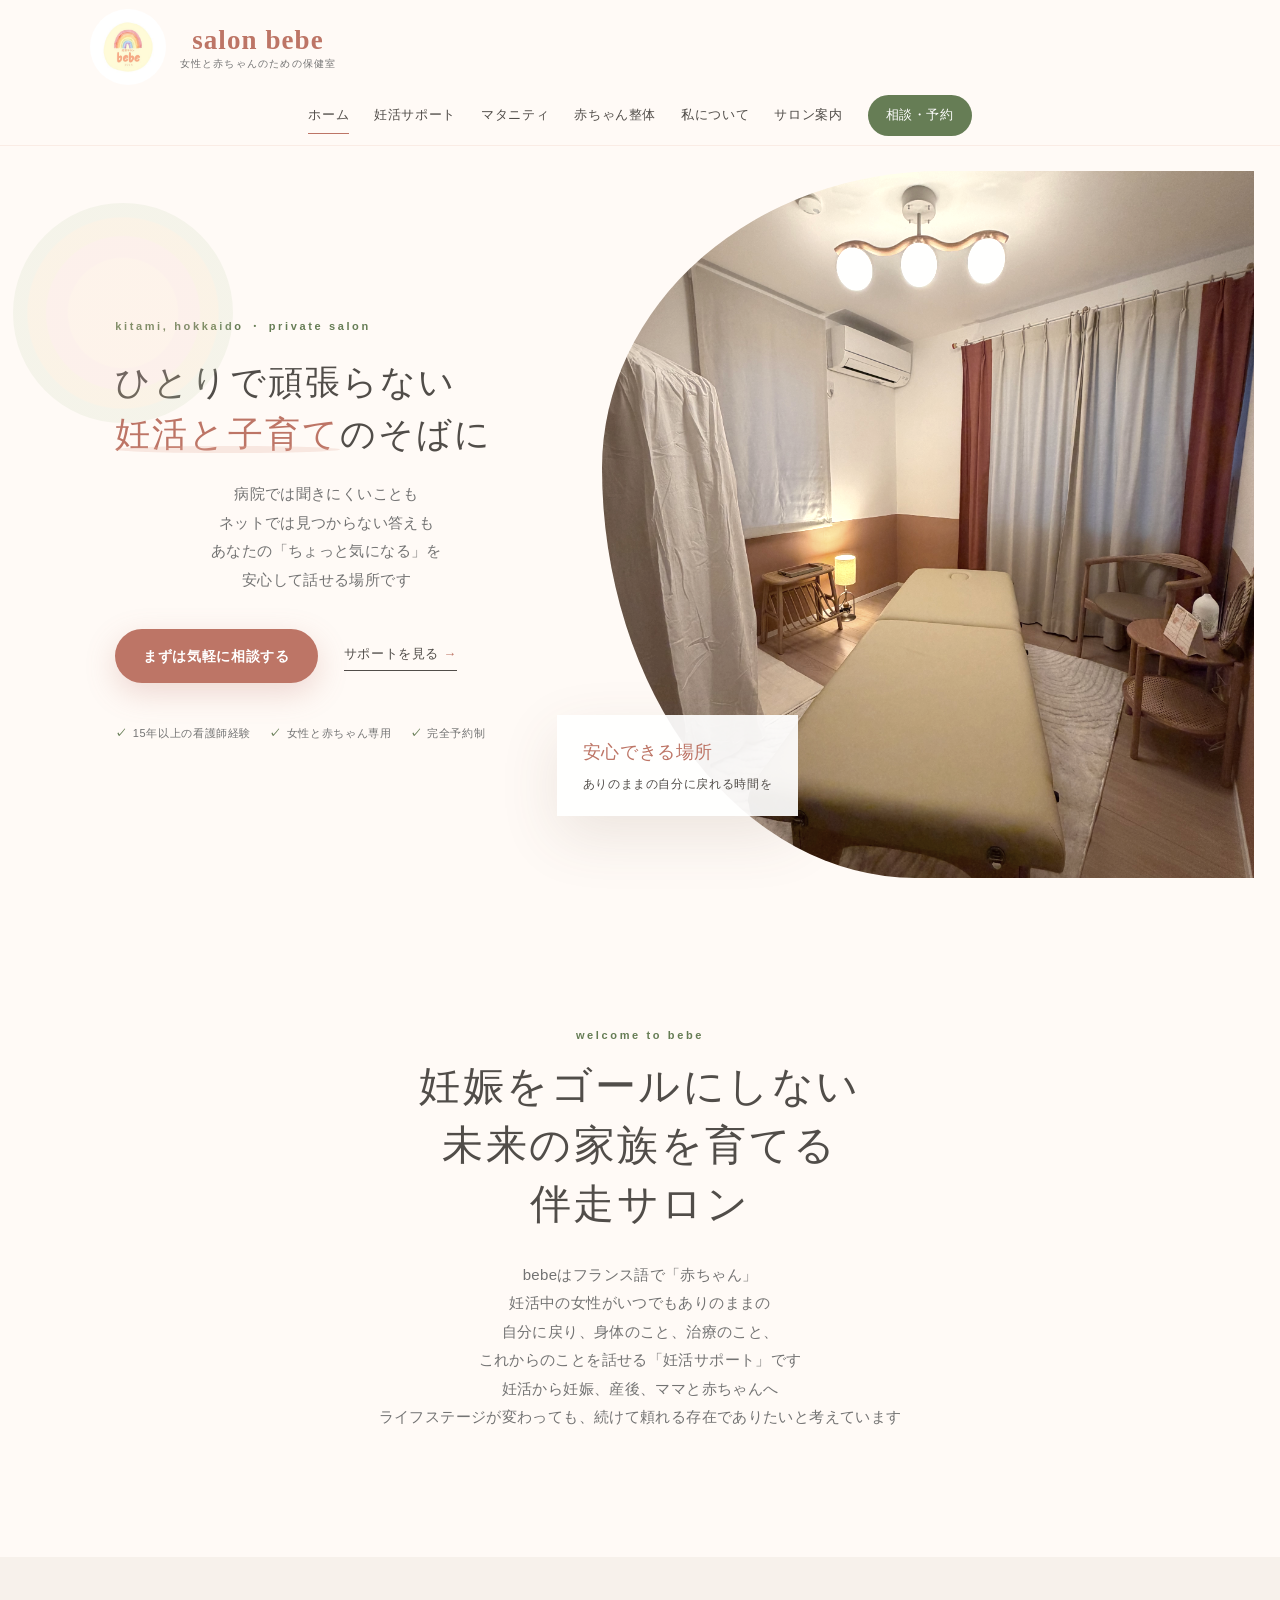
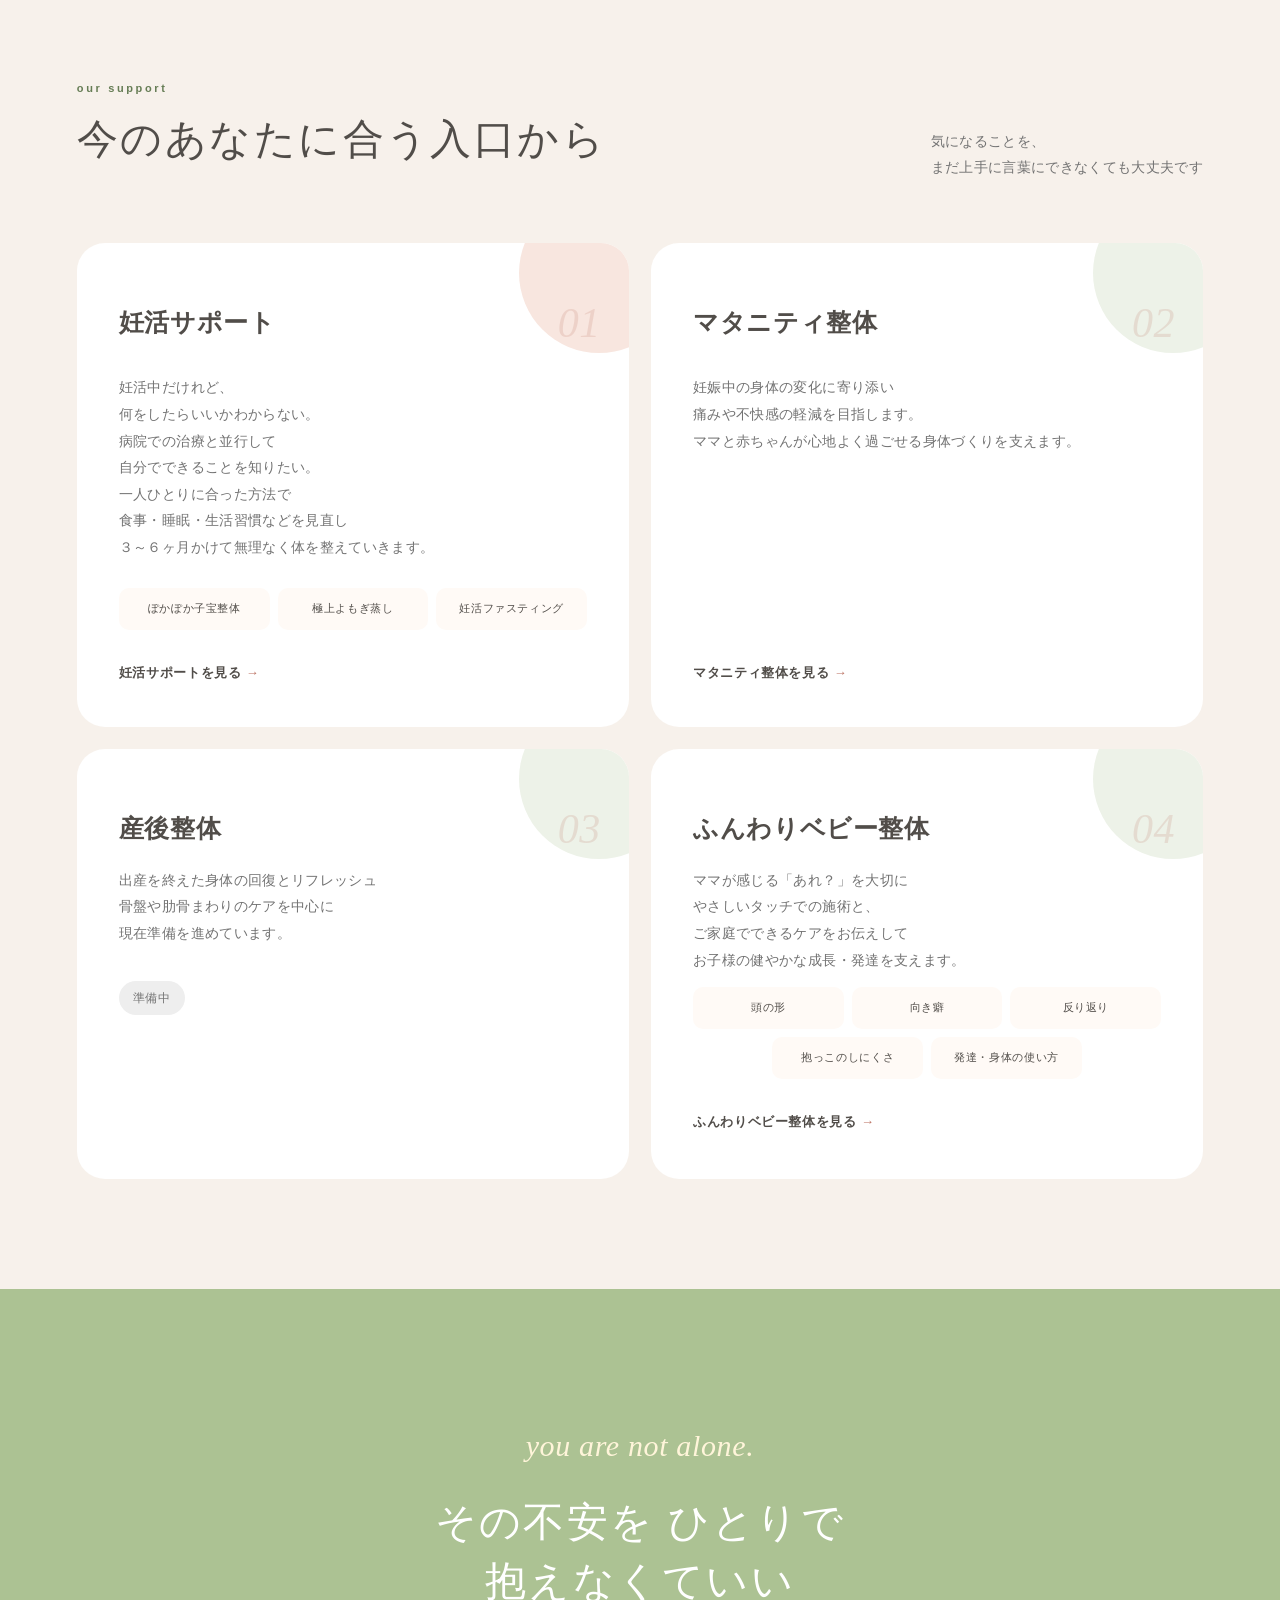
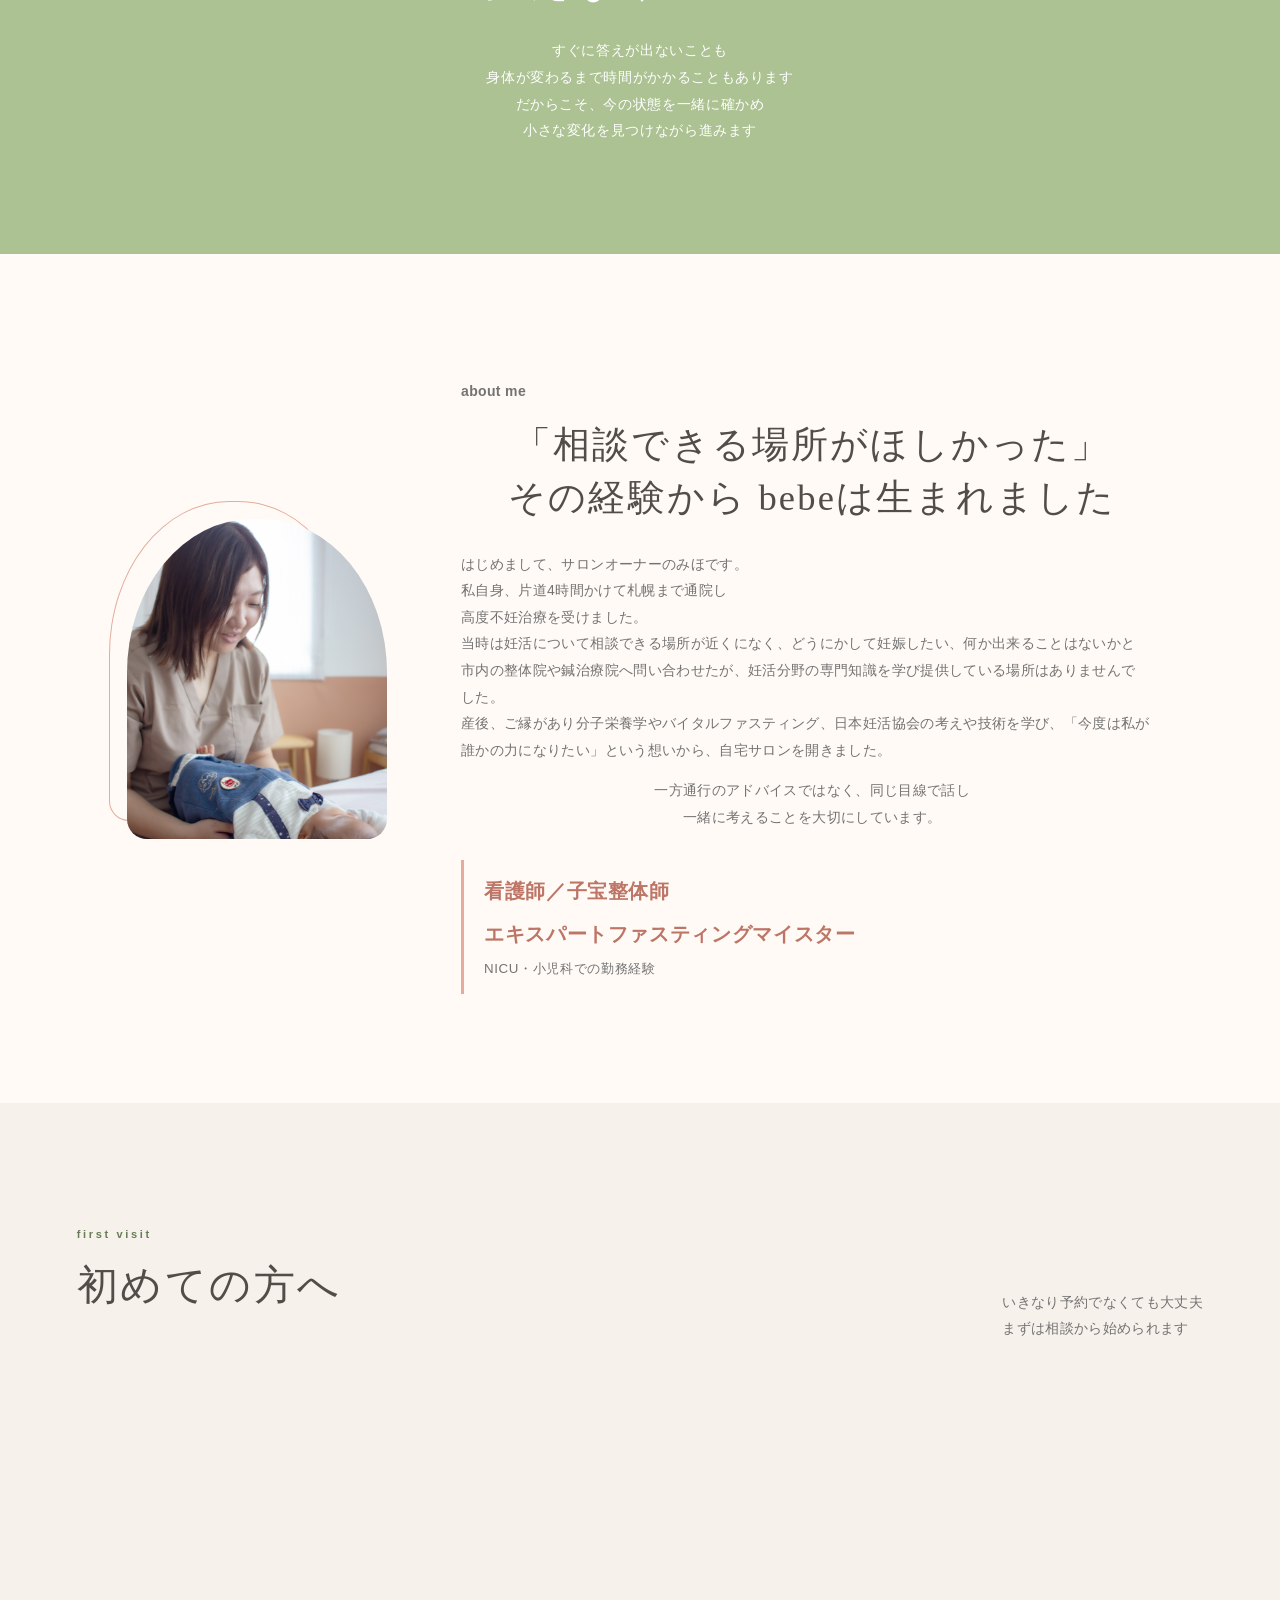
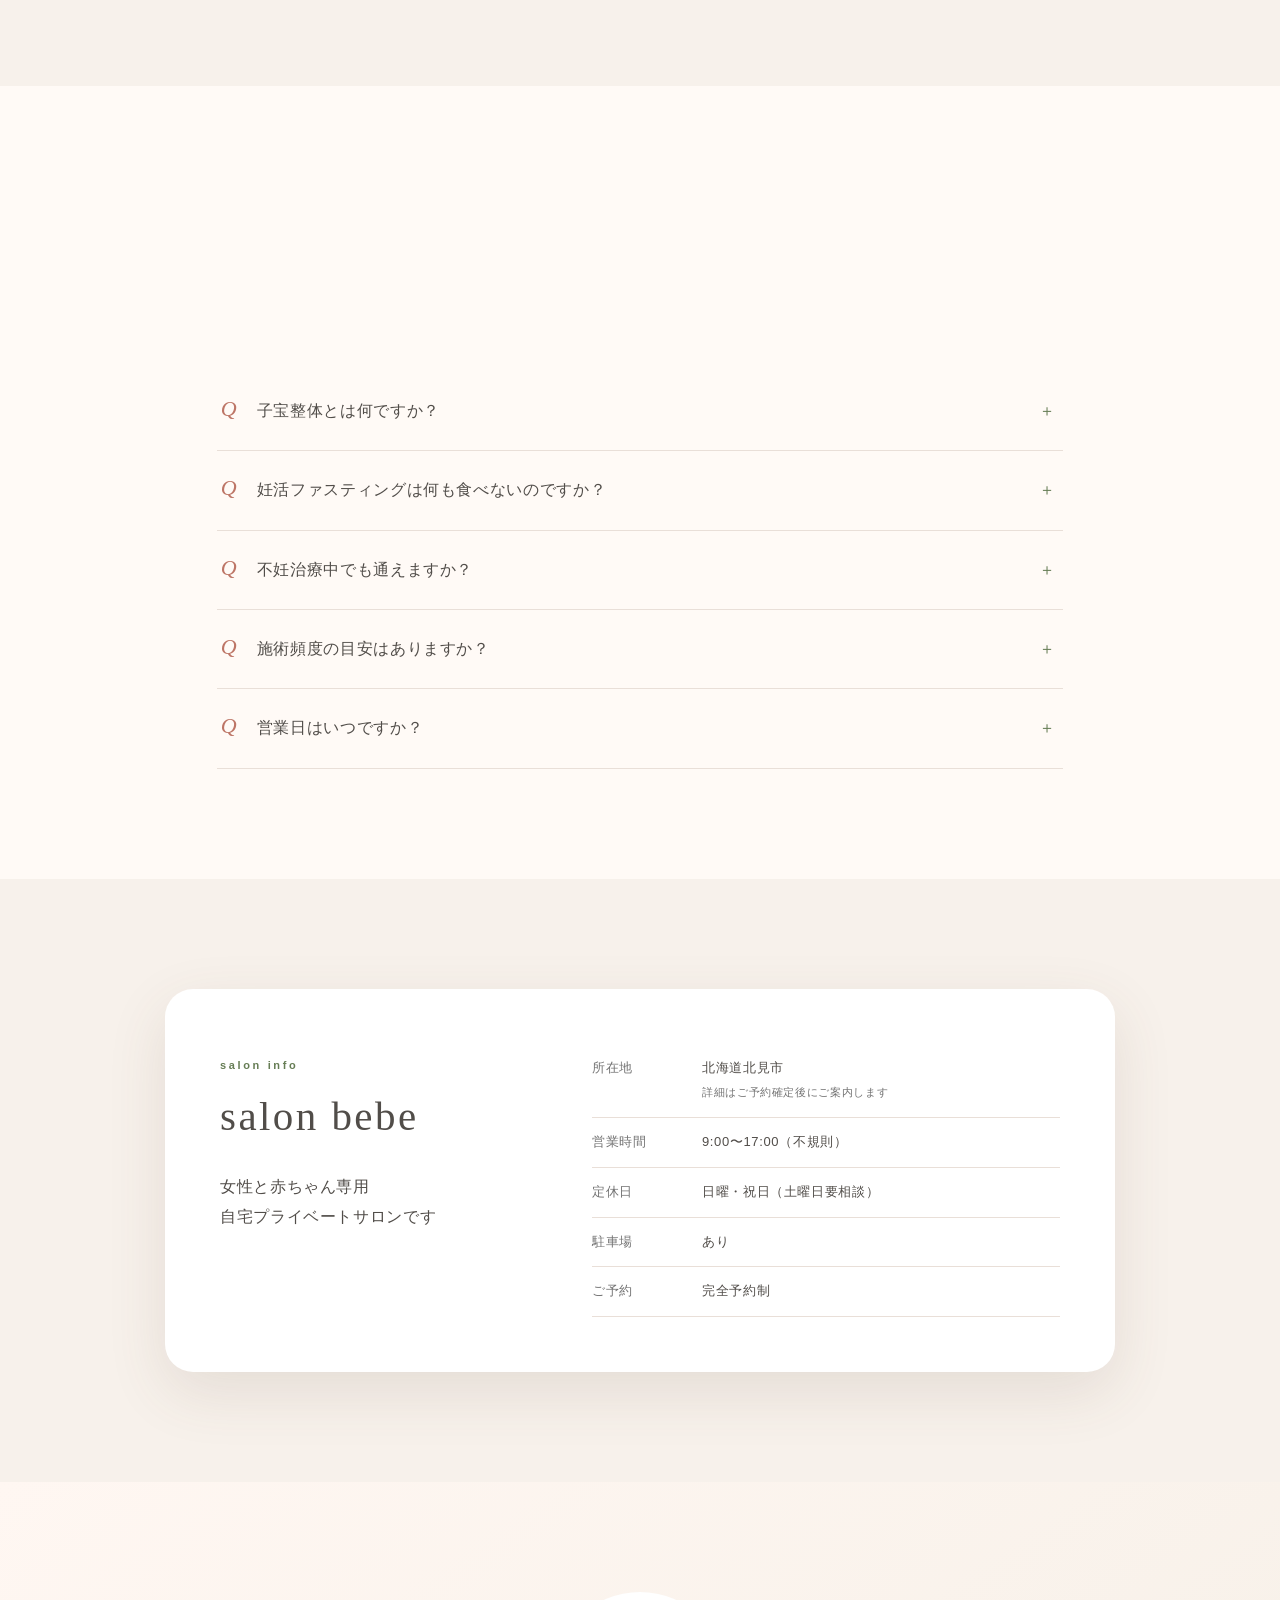
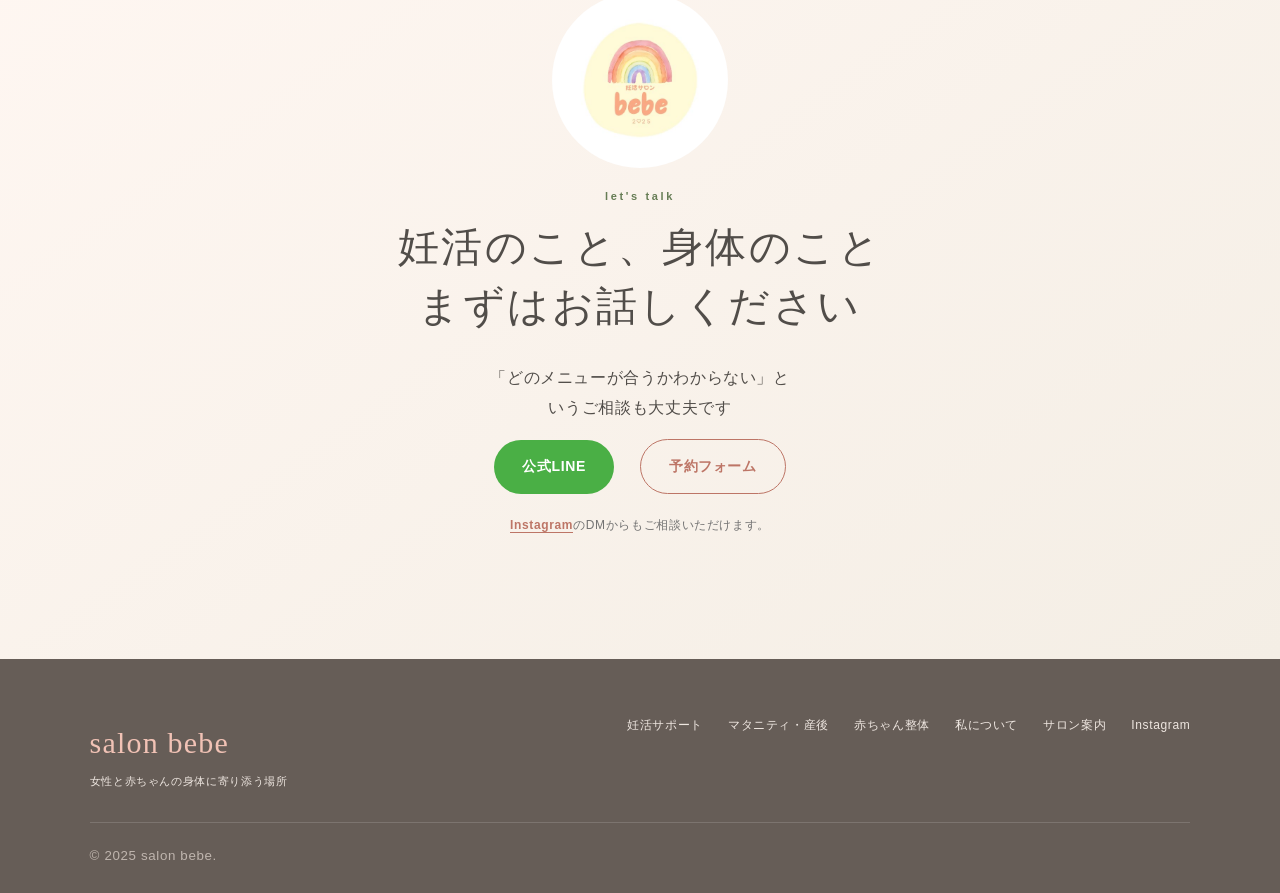
<file: index.html>
<!doctype html>
<html lang="ja">
<head>
  <meta charset="utf-8">
  <meta name="viewport" content="width=device-width, initial-scale=1">
  <meta name="description" content="北海道北見市の女性と赤ちゃん専用プライベートサロンbebe。妊活、マタニティ、産後、赤ちゃんの身体に寄り添います。">
  <meta name="theme-color" content="#fffaf6">
  <title>サロンbebe｜北見市の妊活・女性と赤ちゃんのためのサロン</title>
  <link rel="icon" href="IMG_7071.jpeg">
  <link rel="stylesheet" href="styles.css?v=20260906-spacing-lines">
  <script src="script.js" defer></script>
</head>
<body>
  <header class="site-header">
    <a class="brand" href="index.html" aria-label="サロンbebe ホーム">
      <img src="IMG_7071.jpeg" alt="妊活サロン bebe">
      <span><b>salon bebe</b><small>女性と赤ちゃんのための保健室</small></span>
    </a>
    <button class="menu-button" type="button" aria-expanded="false" aria-controls="site-nav"><span></span><span></span><span></span><span class="sr-only">メニューを開く</span></button>
    <nav id="site-nav" class="site-nav" aria-label="メインメニュー"><a href="index.html" aria-current="page">ホーム</a><a href="ninkatsu.html">妊活サポート</a><a href="maternity.html">マタニティ</a><a href="baby.html">赤ちゃん整体</a><a href="index.html#profile">私について</a><a href="index.html#access">サロン案内</a><a class="nav-cta" href="#contact">相談・予約</a></nav>
  </header>

  <main>
    <section class="hero">
      <div class="hero-copy reveal">
        <p class="eyebrow">KITAMI, HOKKAIDO ・ PRIVATE SALON</p>
        <h1 class="home-hero-title"><span>ひとりで頑張らない</span><span><em>妊活と子育て</em>のそばに</span></h1>
        <p class="hero-lead">病院では聞きにくいことも<br>ネットでは見つからない答えも<br>あなたの「ちょっと気になる」を<br>安心して話せる場所です</p>
        <div class="button-row"><a class="button primary" href="#contact">まずは気軽に相談する</a><a class="text-link" href="#support">サポートを見る <span>→</span></a></div>
        <ul class="trust-list"><li>15年以上の看護師経験</li><li>女性と赤ちゃん専用</li><li>完全予約制</li></ul>
      </div>
      <div class="hero-visual reveal">
        <img src="IMG_1516.jpeg" alt="あたたかな照明のサロンbebe施術室">
        <p class="floating-note"><span>安心できる場所</span>ありのままの自分に戻れる時間を</p>
      </div>
    </section>

    <section class="intro home-intro section narrow reveal">
      <p class="section-kicker">WELCOME TO BEBE</p>
      <h2 class="home-intro-title"><span>妊娠をゴールにしない</span><span>未来の家族を育てる</span><span>伴走サロン</span></h2>
      <p>bebeはフランス語で「赤ちゃん」<br>妊活中の女性がいつでもありのままの<br>自分に戻り、身体のこと、治療のこと、<br>これからのことを話せる「妊活サポート」です<br>妊活から妊娠、産後、ママと赤ちゃんへ<br>ライフステージが変わっても、続けて頼れる存在でありたいと考えています</p>
    </section>

    <section id="support" class="section soft-bg">
      <div class="section-heading reveal"><div><p class="section-kicker">OUR SUPPORT</p><h2 class="support-heading-one-line">今のあなたに合う入口から</h2></div><p>気になることを、<br><span class="nowrap-line">まだ上手に言葉にできなくても大丈夫です</span></p></div>
      <div class="support-grid">
        <article class="support-card fertility reveal"><p class="card-number">01</p><p class="card-icon">🌱</p><h3>妊活サポート</h3><p>妊活中だけれど、<br>何をしたらいいかわからない。<br>病院での治療と並行して<br>自分でできることを知りたい。<br>一人ひとりに合った方法で<br>食事・睡眠・生活習慣などを見直し<br>３～６ヶ月かけて無理なく体を整えていきます。</p><ul><li>ぽかぽか子宝整体</li><li>極上よもぎ蒸し</li><li>妊活ファスティング</li></ul><a href="ninkatsu.html">妊活サポートを見る <span>→</span></a></article>
        <article class="support-card future reveal"><p class="card-number">02</p><p class="card-icon">🤰</p><h3>マタニティ整体</h3><p>妊娠中の身体の変化に寄り添い<br>痛みや不快感の軽減を目指します。<br>ママと赤ちゃんが心地よく過ごせる身体づくりを支えます。</p><a href="maternity.html">マタニティ整体を見る <span>→</span></a></article>
        <article class="support-card future reveal"><p class="card-number">03</p><p class="card-icon">🌿</p><h3>産後整体</h3><p>出産を終えた身体の回復とリフレッシュ<br>骨盤や肋骨まわりのケアを中心に<br>現在準備を進めています。</p><span class="status muted">準備中</span></article>
        <article class="support-card baby reveal"><p class="card-number">04</p><p class="card-icon">👶</p><h3>ふんわりベビー整体</h3><p>ママが感じる「あれ？」を大切に<br>やさしいタッチでの施術と、<br>ご家庭でできるケアをお伝えして<br>お子様の健やかな成長・発達を支えます。</p><ul><li>頭の形</li><li>向き癖</li><li>反り返り</li><li>抱っこのしにくさ</li><li>発達・身体の使い方</li></ul><a href="baby.html">ふんわりベビー整体を見る <span>→</span></a></article>
      </div>
    </section>

    <section class="section message-band reveal">
      <p class="script">you are not alone.</p><h2>その不安を ひとりで<br>抱えなくていい</h2><p>すぐに答えが出ないことも<br>身体が変わるまで時間がかかることもあります<br>だからこそ、今の状態を一緒に確かめ<br>小さな変化を見つけながら進みます</p>
    </section>

    <section id="profile" class="section profile">
      <div class="profile-image reveal"><img src="_MG_2922.jpg" alt="サロンbebeオーナーのみほ"></div>
      <div class="profile-copy reveal"><p class="section-kicker">ABOUT ME</p><h2 class="profile-title"><span>「相談できる場所がほしかった」</span><span>その経験から bebeは生まれました</span></h2><p>はじめまして、サロンオーナーのみほです。<br>私自身、片道4時間かけて札幌まで通院し<br>高度不妊治療を受けました。<br>当時は妊活について相談できる場所が近くになく、どうにかして妊娠したい、何か出来ることはないかと市内の整体院や鍼治療院へ問い合わせたが、妊活分野の専門知識を学び提供している場所はありませんでした。<br>産後、ご縁があり分子栄養学やバイタルファスティング、日本妊活協会の考えや技術を学び、「今度は私が誰かの力になりたい」という想いから、自宅サロンを開きました。</p><p class="profile-philosophy">一方通行のアドバイスではなく、同じ目線で話し<br>一緒に考えることを大切にしています。</p><div class="credential"><b>看護師／子宝整体師</b><b>エキスパートファスティングマイスター</b><small>NICU・小児科での勤務経験</small></div></div>
    </section>

    <section class="section flow soft-bg">
      <div class="section-heading first-visit-heading reveal"><div><p class="section-kicker">FIRST VISIT</p><h2>初めての方へ</h2></div><p><span class="nowrap-line">いきなり予約でなくても大丈夫</span><br><span class="nowrap-line">まずは相談から始められます</span></p></div>
      <ol class="flow-list reveal"><li><span>01</span><div><b>bebeを知る</b><p>Instagramやホームページで<br>考え方やメニューをご覧ください</p></div></li><li><span>02</span><div><b>LINEで相談</b><p>気になることや迷っていることを<br>気軽にお聞かせください</p></div></li><li><span>03</span><div><b>ご予約</b><p>予約フォーム・Instagram DM<br>公式LINEからお申し込みいただけます</p></div></li><li><span>04</span><div><b>ご来店</b><p>落ち着いた完全予約制の空間で<br>丁寧にお話を伺います</p></div></li></ol>
    </section>

    <section class="section faq"><div class="section-heading reveal"><div><p class="section-kicker">FAQ</p><h2>よくあるご質問</h2></div></div>
      <div class="faq-list reveal">
        <details><summary>子宝整体とは何ですか？</summary><p>優しいタッチでお腹・骨盤・内臓まわりのバランスを整え、赤ちゃんを迎えるための身体づくりを支える整体です。妊娠を保証する施術ではなく、今の身体と向き合うためのサポートです。</p></details>
        <details><summary>妊活ファスティングは何も食べないのですか？</summary><p>専用の酵素ドリンクを飲んで頂きます。期間や方法は、体調や生活に合わせて個別にご提案します。毎日のLINEサポートとカウンセリングを行い、自己流ではなく安全面に配慮して進めます。</p></details>
        <details><summary>不妊治療中でも通えますか？</summary><p>はい。医療機関での治療を妨げるものではなく、治療と日常生活の間をつなぐサポートを目指しています。治療内容や体調に応じて、主治医への確認をお願いする場合があります。</p></details>
        <details><summary>施術頻度の目安はありますか？</summary><p>身体の状態や目的によって異なります。初回にお話と状態を丁寧に確認し、無理のない目安をご案内します。</p></details>
        <details><summary>営業日はいつですか？</summary><p>基本営業時間は9:00〜17:00、日曜・祝日がお休みです。看護師勤務の都合で不規則なため、最新の空き状況をご確認ください。</p></details>
      </div>
    </section>

    <section id="access" class="section access soft-bg"><div class="access-card reveal"><div><p class="section-kicker">SALON INFO</p><h2>salon bebe</h2><p>女性と赤ちゃん専用<br>自宅プライベートサロンです</p></div><dl><div><dt>所在地</dt><dd>北海道北見市<br><small>詳細はご予約確定後にご案内します</small></dd></div><div><dt>営業時間</dt><dd>9:00〜17:00（不規則）</dd></div><div><dt>定休日</dt><dd>日曜・祝日（土曜日要相談）</dd></div><div><dt>駐車場</dt><dd>あり</dd></div><div><dt>ご予約</dt><dd>完全予約制</dd></div></dl></div></section>

    <section id="contact" class="contact section"><div class="contact-inner reveal"><img src="IMG_7071.jpeg" alt=""><p class="section-kicker">LET'S TALK</p><h2><span class="nowrap-line">妊活のこと、身体のこと</span><br><span class="nowrap-line">まずはお話しください</span></h2><p><span class="nowrap-line">「どのメニューが合うかわからない」と</span><br><span class="nowrap-line">いうご相談も大丈夫です</span></p><div class="button-row center"><a class="button line" href="https://line.me/R/ti/p/@842htwls?ts=03070018&amp;oat_content=url" target="_blank" rel="noopener noreferrer">公式LINE</a><a class="button outline" href="https://reserva.be/bebe_kitami" target="_blank" rel="noopener noreferrer">予約フォーム</a></div><p class="contact-note"><a class="instagram-link" href="https://www.instagram.com/miho_salon_bebe?igsh=MW4yOGVoeHM4cmxvag%3D%3D" target="_blank" rel="noopener noreferrer">Instagram</a>のDMからもご相談いただけます。</p></div></section>
  </main>
  <footer><div><a class="footer-brand" href="index.html">salon bebe</a><p>女性と赤ちゃんの身体に寄り添う場所</p></div><nav><a href="ninkatsu.html">妊活サポート</a><a href="maternity.html">マタニティ・産後</a><a href="baby.html">赤ちゃん整体</a><a href="#profile">私について</a><a href="#access">サロン案内</a><a href="https://www.instagram.com/miho_salon_bebe?igsh=MW4yOGVoeHM4cmxvag%3D%3D" target="_blank" rel="noopener noreferrer">Instagram</a></nav><small>© 2025 salon bebe.</small></footer>
</body>
</html>
</file>
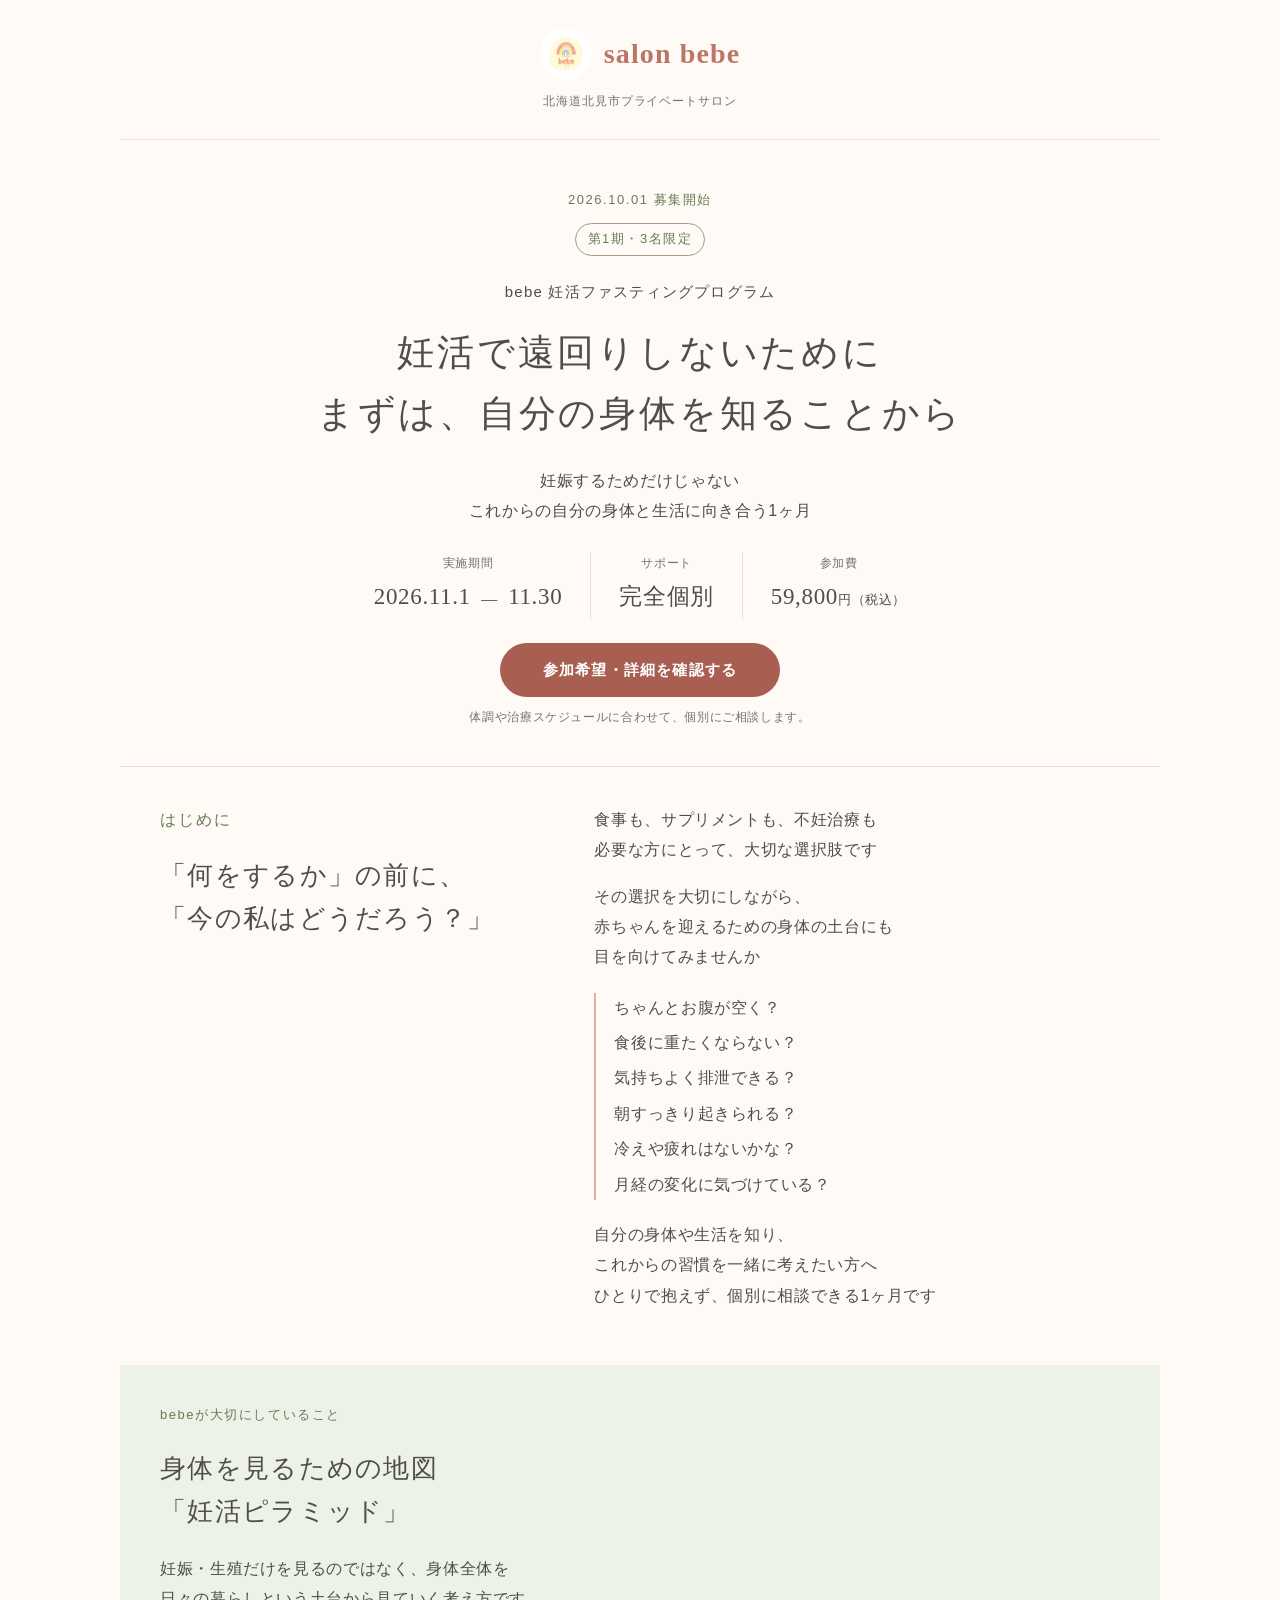
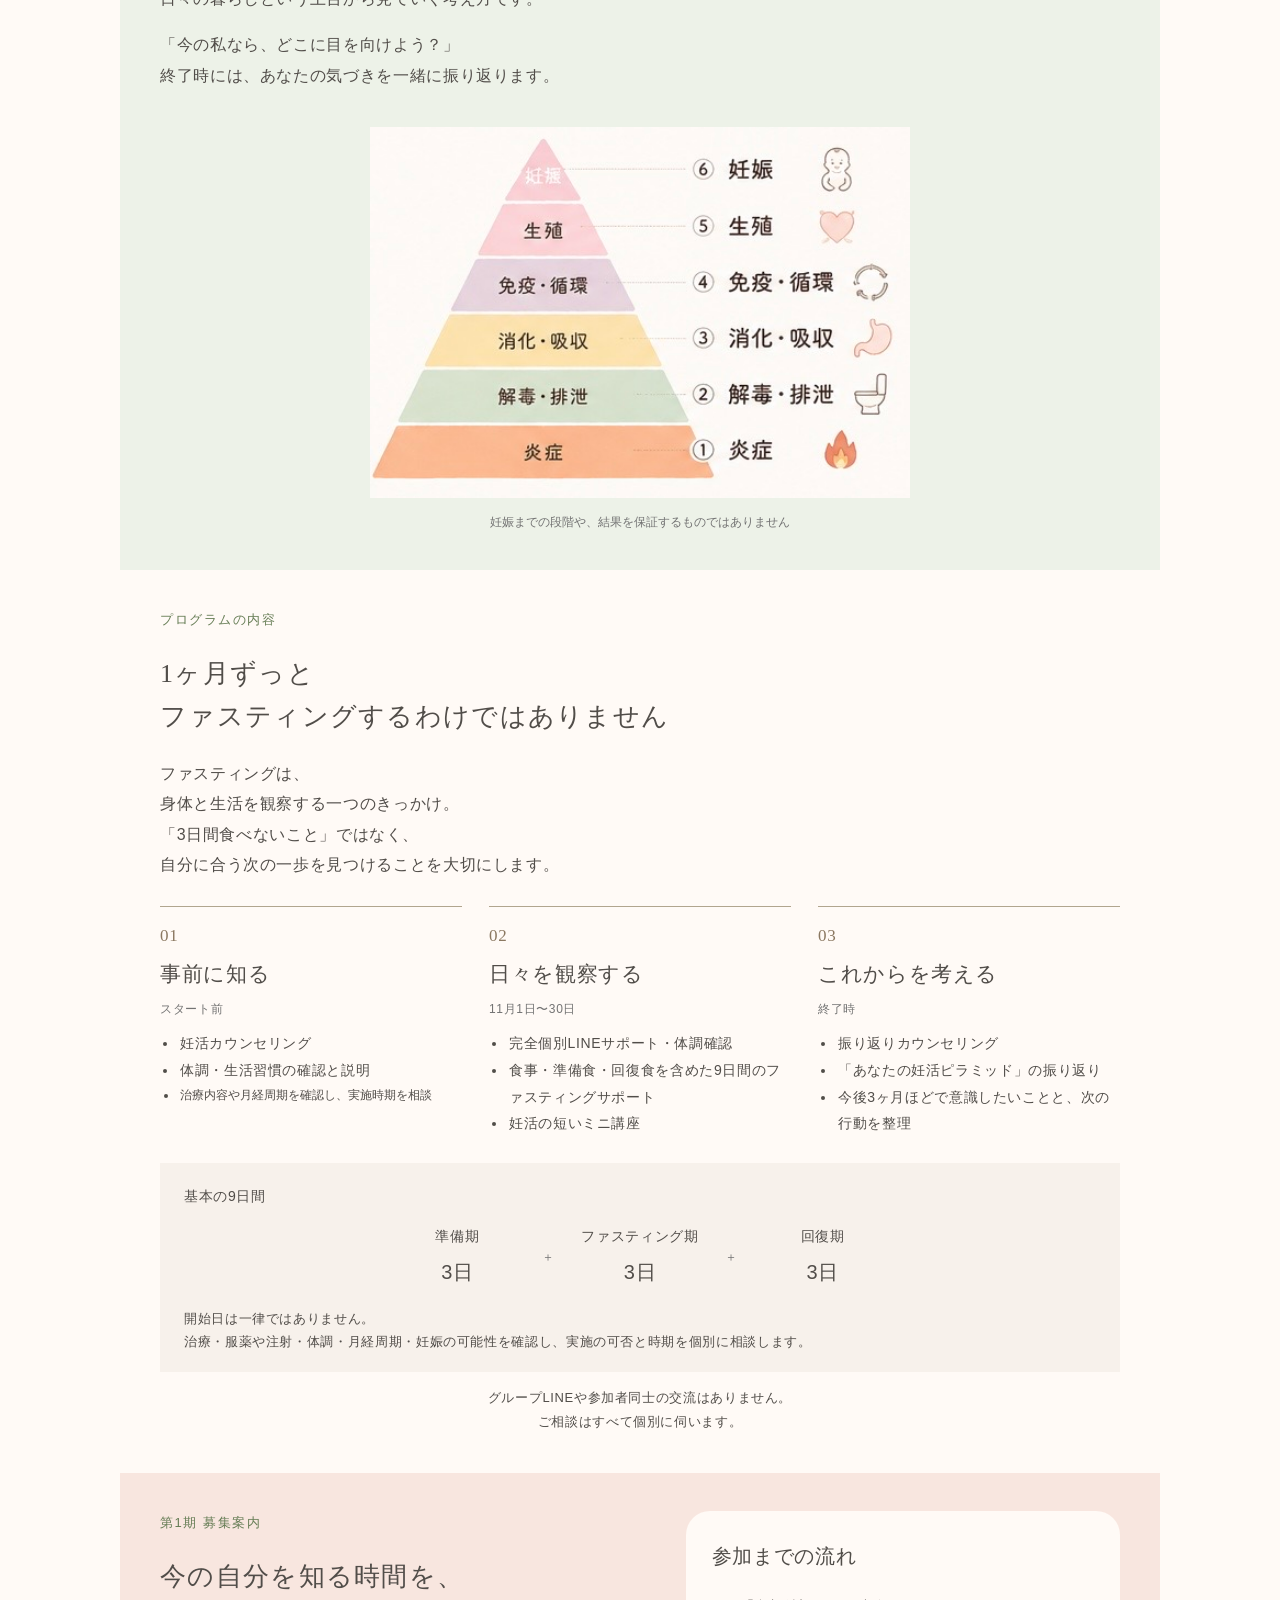
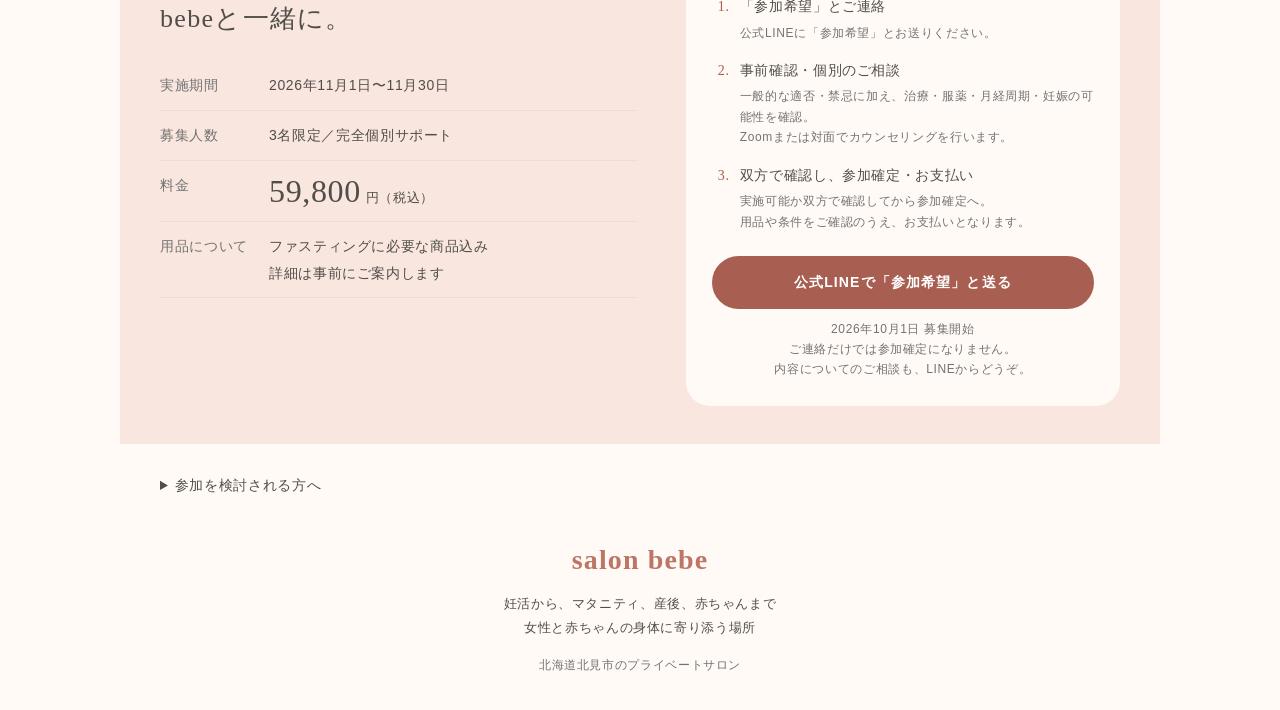
<file: ninkatsu-fasting/index.html>
<!doctype html>
<html lang="ja">
<head><meta charset="utf-8"><meta name="viewport" content="width=device-width,initial-scale=1"><title>bebe｜妊活ファスティングプログラム 第1期募集</title><meta name="description" content="妊娠するためだけじゃない。これからの自分の身体と生活に向き合う1ヶ月。2026年11月1日〜30日・完全個別サポート・第1期3名・59,800円（税込）。"><meta name="theme-color" content="#fffaf6"><link rel="icon" href="favicon.svg"><link rel="stylesheet" href="style.dac8f2c6277c.css"><style id="header-alignment">.header{flex-direction:column;justify-content:center;gap:12px;text-align:center}.header .brand{justify-content:center}.header .place{max-width:none;text-align:center}.hero>.eyebrow span{margin:10px 0 0}</style><style id="timing-line">.stages .timing-consult{font-size:12px;letter-spacing:0;white-space:nowrap}@media(min-width:701px) and (max-width:1000px){.stages{grid-template-columns:1fr}.stages .timing-consult{font-size:14px}}@media(max-width:359px){.stages article{padding-left:28px}.stages ul{padding-left:12px}.stages .timing-consult{font-size:12px;white-space:normal}}</style></head>
<body><a class="skip" href="#main">本文へ</a><header class="header"><a class="brand" href="https://salonbebe2025-dotcom.github.io/my-website/" aria-label="salon bebe 公式ホームページ"><img src="logo.jpeg" alt="" width="52" height="52"><span>salon bebe</span></a><span class="place">北海道北見市プライベートサロン</span></header>
<main id="main">
<section class="hero"><div class="eyebrow">2026.10.01 募集開始<br><span>第1期・3名限定</span></div><p class="program">bebe 妊活ファスティングプログラム</p><h1>妊活で遠回りしないために<br>まずは、自分の身体を知ることから</h1><p class="lead">妊娠するためだけじゃない<br>これからの自分の身体と生活に向き合う1ヶ月</p><div class="facts"><div><small>実施期間</small><strong>2026.11.1 <i>—</i> 11.30</strong></div><div><small>サポート</small><strong>完全個別</strong></div><div><small>参加費</small><strong>59,800<span>円（税込）</span></strong></div></div><a class="button" href="#join">参加希望・詳細を確認する</a><p class="micro">体調や治療スケジュールに合わせて、個別にご相談します。</p></section>
<section class="intro section"><div><p class="eyebrow">はじめに</p><h2>「何をするか」の前に、<br>「今の私はどうだろう？」</h2></div><div><p>食事も、サプリメントも、不妊治療も<br>必要な方にとって、大切な選択肢です</p><p class="intro-lines">その選択を大切にしながら、<br>赤ちゃんを迎えるための身体の土台にも<br>目を向けてみませんか</p><div class="questions"><p>ちゃんとお腹が空く？</p><p>食後に重たくならない？</p><p>気持ちよく排泄できる？</p><p>朝すっきり起きられる？</p><p>冷えや疲れはないかな？</p><p>月経の変化に気づけている？</p></div><p class="intro-lines">自分の身体や生活を知り、<br>これからの習慣を一緒に考えたい方へ<br>ひとりで抱えず、個別に相談できる1ヶ月です</p></div></section>
<section class="map section"><div class="map-copy"><p class="eyebrow">bebeが大切にしていること</p><h2>身体を見るための地図<br>「妊活ピラミッド」</h2><p>妊娠・生殖だけを見るのではなく、身体全体を<br>日々の暮らしという土台から見ていく考え方です。</p><p>「今の私なら、どこに目を向けよう？」<br>終了時には、あなたの気づきを一緒に振り返ります。</p></div><figure><img class="pyramid-image" src="pyramid.jpeg" width="492" height="338" alt="bebe公式HPの妊活ピラミッド。炎症、解毒・排泄、消化・吸収、免疫・循環、生殖、妊娠の6つの視点。医学的な妊娠の順序を示すものではありません。"><figcaption>妊娠までの段階や、結果を保証するものではありません</figcaption></figure></section>
<section class="section support"><p class="eyebrow">プログラムの内容</p><h2>1ヶ月ずっと<br>ファスティングするわけではありません</h2><p class="support-intro">ファスティングは、<br>身体と生活を観察する一つのきっかけ。<br>「3日間食べないこと」ではなく、<br>自分に合う次の一歩を見つけることを大切にします。</p><div class="stages"><article><span class="number">01</span><h3>事前に知る</h3><p class="stage-date">スタート前</p><ul><li>妊活カウンセリング</li><li>体調・生活習慣の確認と説明</li><li class="timing-consult">治療内容や月経周期を確認し、実施時期を相談</li></ul></article><article><span class="number">02</span><h3>日々を観察する</h3><p class="stage-date">11月1日〜30日</p><ul><li>完全個別LINEサポート・体調確認</li><li>食事・準備食・回復食を含めた9日間のファスティングサポート</li><li>妊活の短いミニ講座</li></ul></article><article><span class="number">03</span><h3>これからを考える</h3><p class="stage-date">終了時</p><ul><li>振り返りカウンセリング</li><li>「あなたの妊活ピラミッド」の振り返り</li><li>今後3ヶ月ほどで意識したいことと、次の行動を整理</li></ul></article></div><div class="nine"><strong>基本の9日間</strong><div class="nine-days"><span>準備期 <b>3日</b></span><i>＋</i><span>ファスティング期 <b>3日</b></span><i>＋</i><span>回復期 <b>3日</b></span></div><p>開始日は一律ではありません。<br>治療・服薬や注射・体調・月経周期・妊娠の可能性を確認し、実施の可否と時期を個別に相談します。</p></div><p class="individual">グループLINEや参加者同士の交流はありません。<br>ご相談はすべて個別に伺います。</p></section>
<section class="join section" id="join"><div><p class="eyebrow">第1期 募集案内</p><h2>今の自分を知る時間を、<br>bebeと一緒に。</h2><dl><div><dt>実施期間</dt><dd>2026年11月1日〜11月30日</dd></div><div><dt>募集人数</dt><dd>3名限定／完全個別サポート</dd></div><div><dt>料金</dt><dd class="price">59,800<span>円（税込）</span></dd></div><div><dt>用品について</dt><dd>ファスティングに必要な商品込み<br>詳細は事前にご案内します</dd></div></dl></div><div class="join-card"><h3>参加までの流れ</h3><ol><li><b>「参加希望」とご連絡</b><span>公式LINEに「参加希望」とお送りください。</span></li><li><b>事前確認・個別のご相談</b><span>一般的な適否・禁忌に加え、治療・服薬・月経周期・妊娠の可能性を確認。<br>Zoomまたは対面でカウンセリングを行います。</span></li><li><b>双方で確認し、参加確定・お支払い</b><span>実施可能か双方で確認してから参加確定へ。<br>用品や条件をご確認のうえ、お支払いとなります。</span></li></ol><a class="button" href="https://lin.ee/MIqWeve" target="_blank" rel="noopener noreferrer">公式LINEで「参加希望」と送る</a><p class="micro" id="join-status">2026年10月1日 募集開始<br>ご連絡だけでは参加確定になりません。<br>内容についてのご相談も、LINEからどうぞ。</p></div></section>
<section class="notes"><details><summary>参加を検討される方へ</summary><p>このプログラムは医療行為や不妊治療の代わりではなく、妊娠や体質改善を保証するものではありません。</p><p>妊娠中・妊娠の可能性がある方は、自己判断でファスティングを始めないでください。治療中・服薬中・持病がある方は、事前に主治医へご相談ください。薬や注射を自己判断で中断・変更しないでください。状態によっては実施を見合わせます。</p></details></section>
</main><footer><div class="brand"><span>salon bebe</span></div><p>妊活から、マタニティ、産後、赤ちゃんまで<br>女性と赤ちゃんの身体に寄り添う場所</p><small>北海道北見市のプライベートサロン</small></footer>
</body></html>
</file>
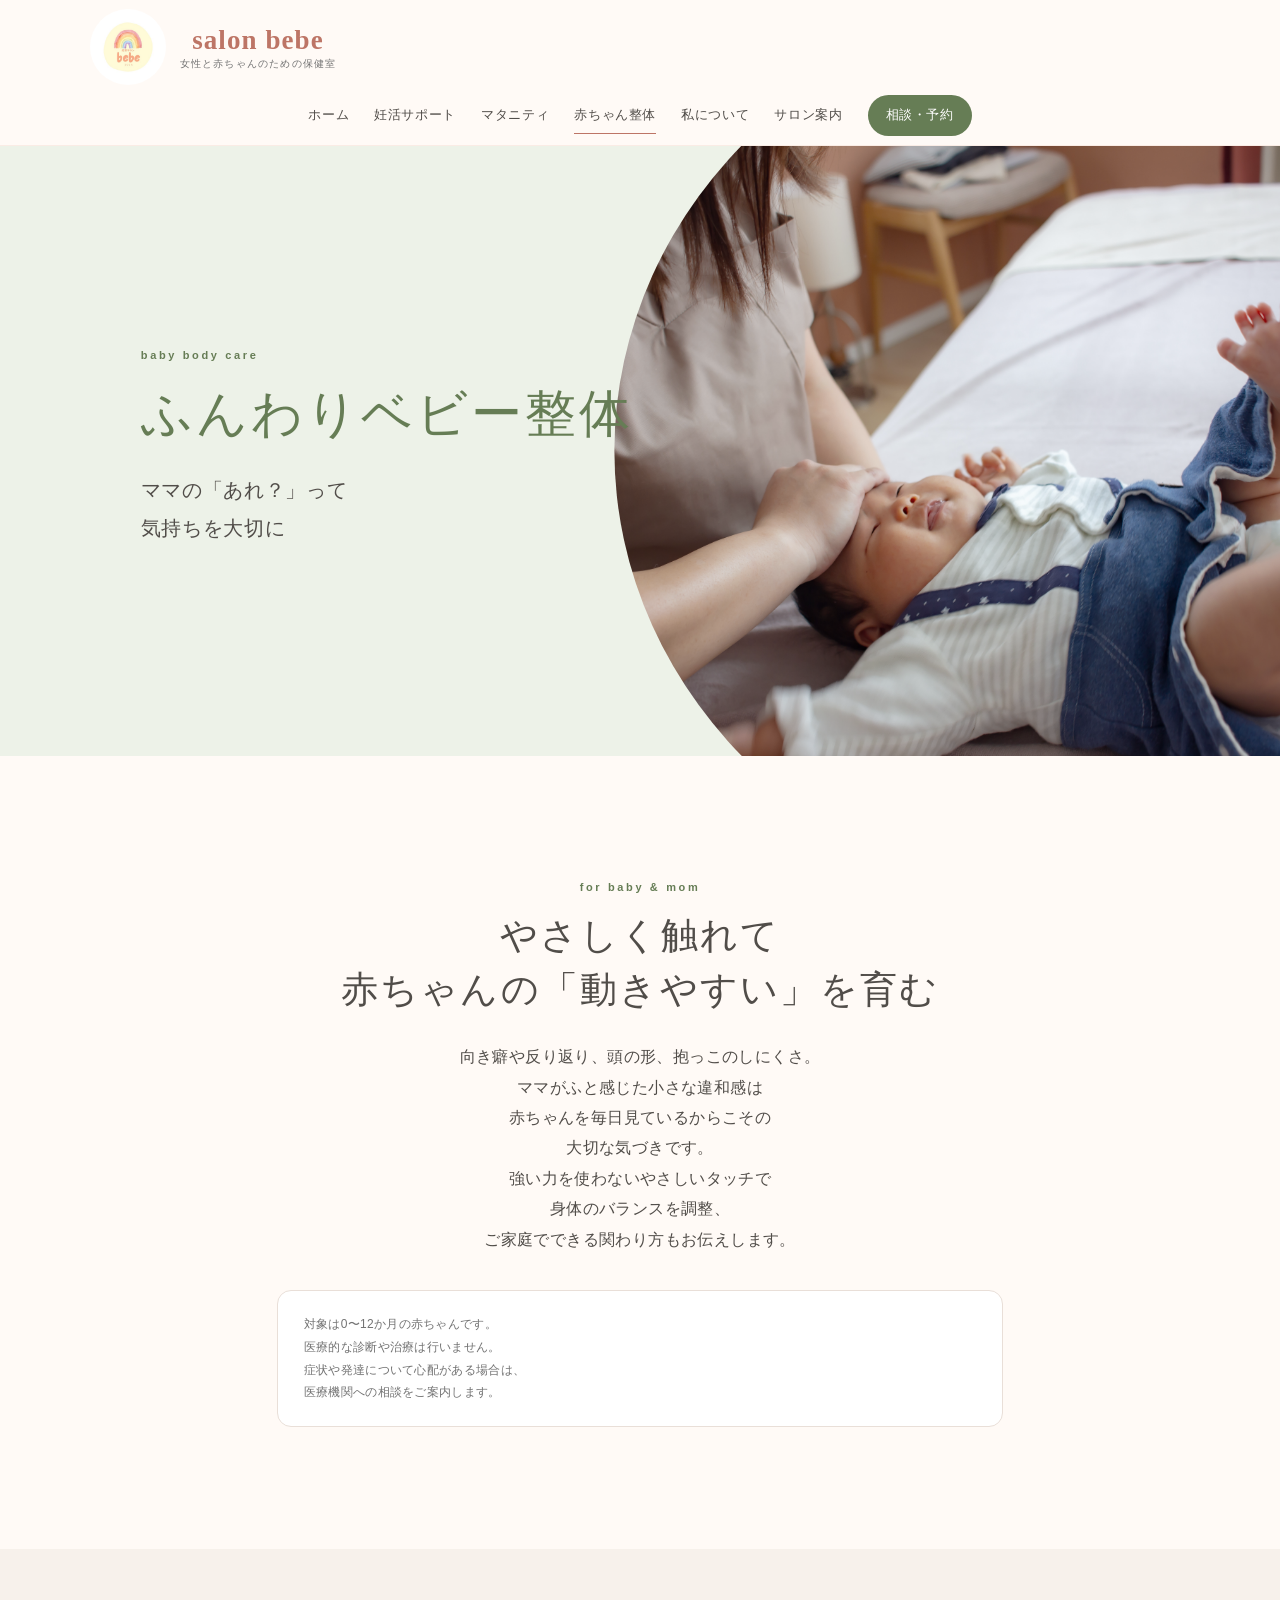
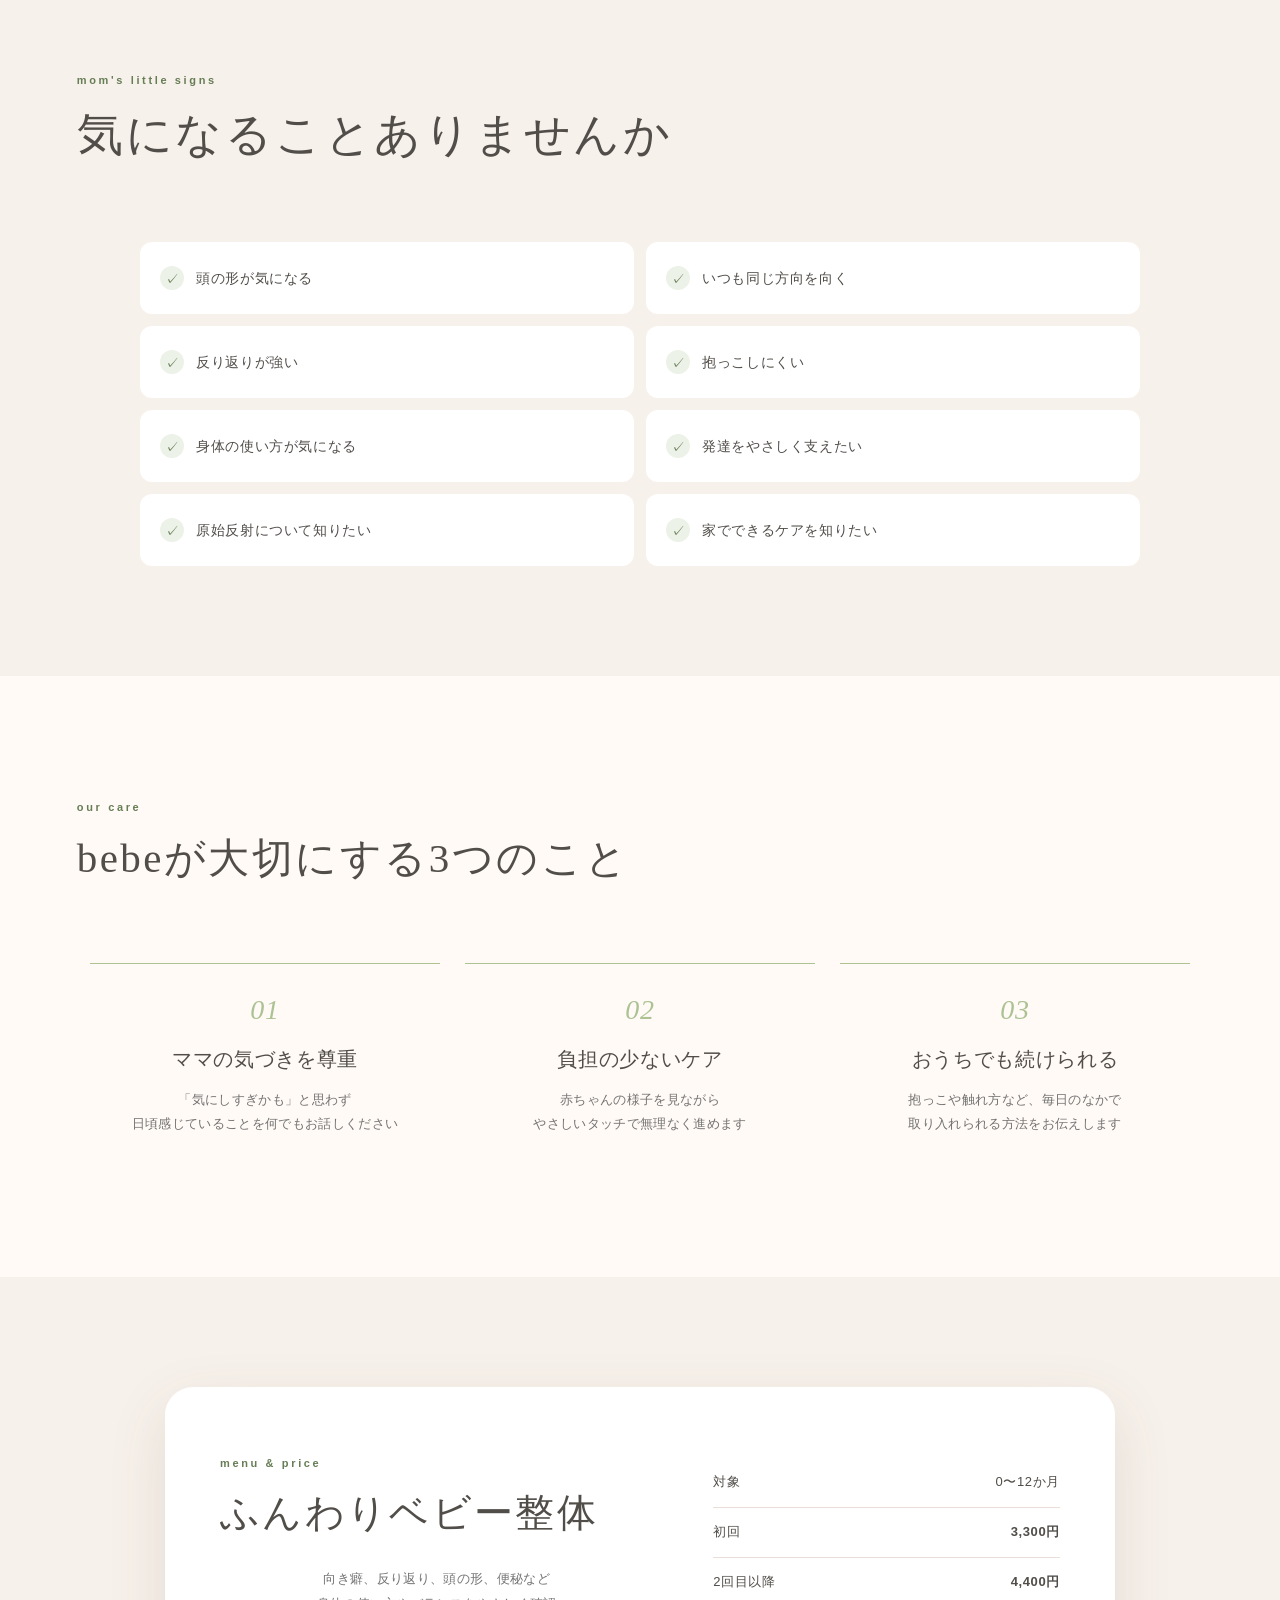
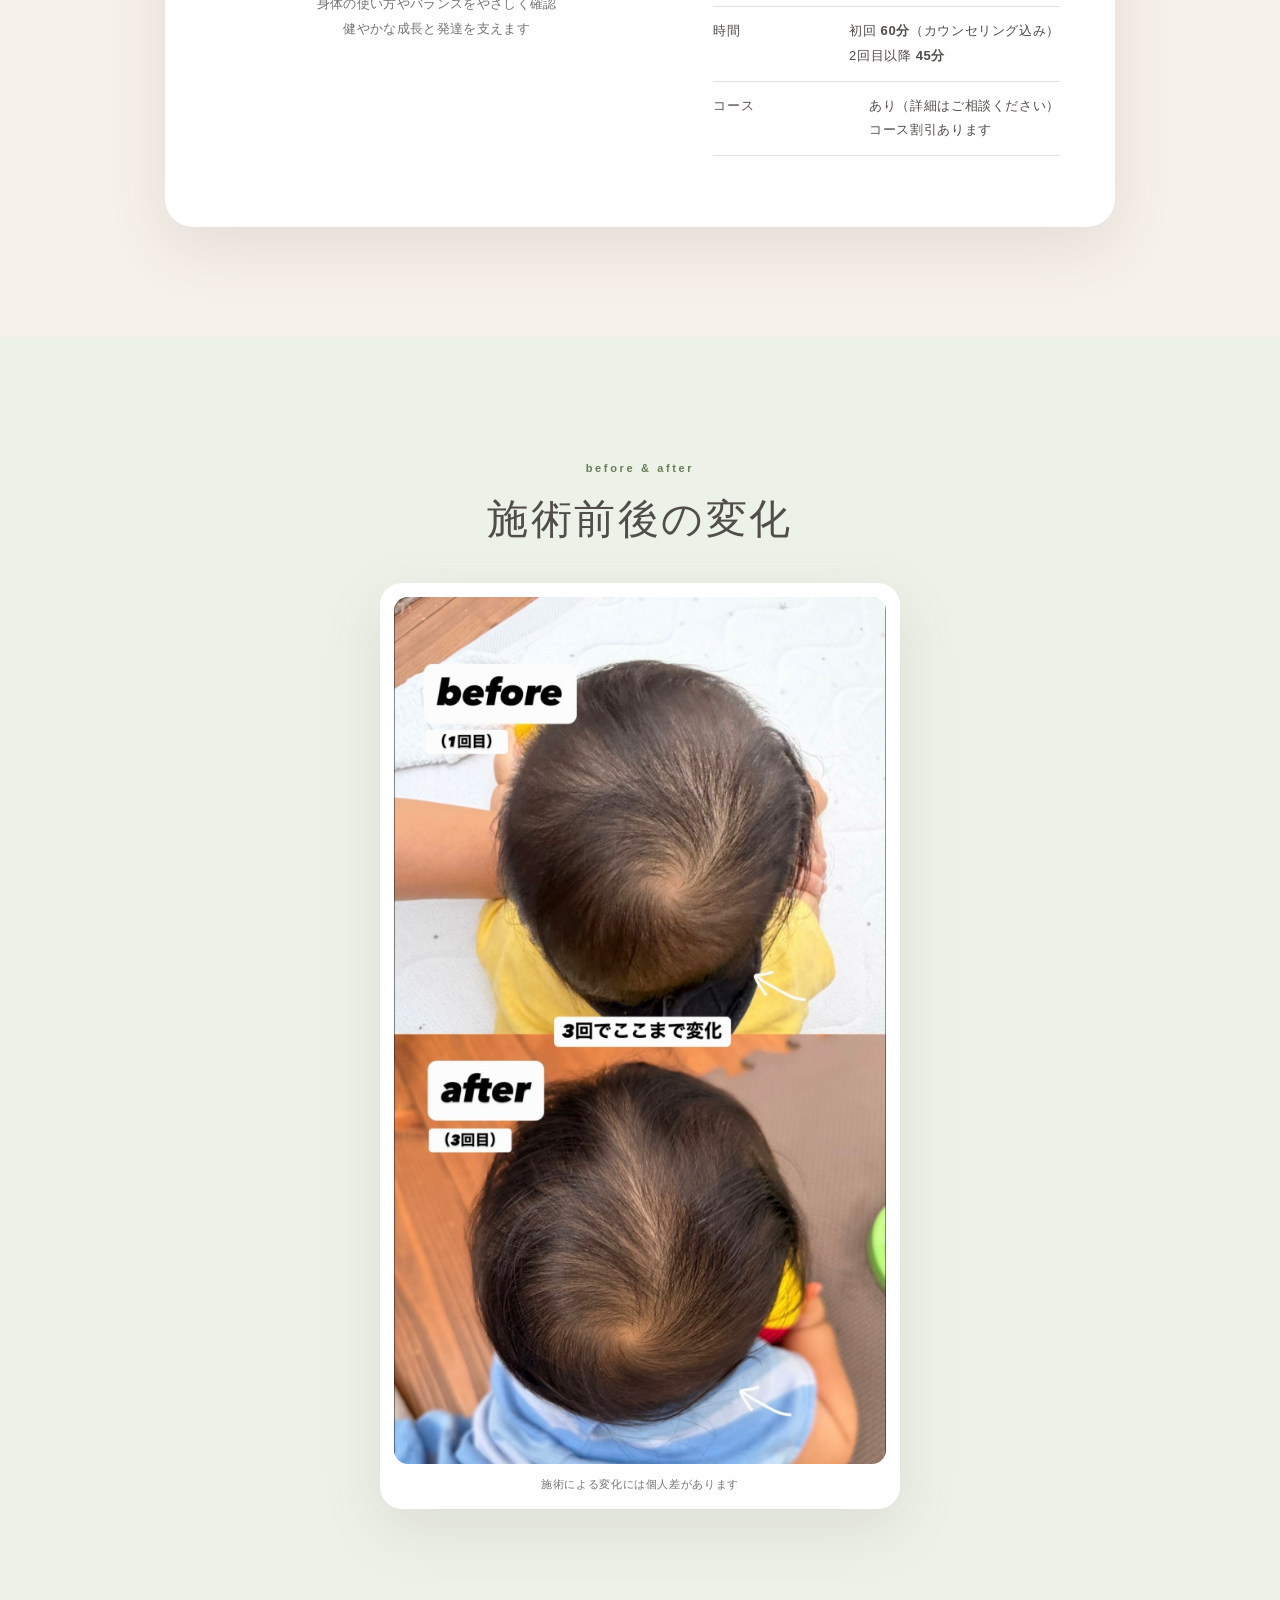
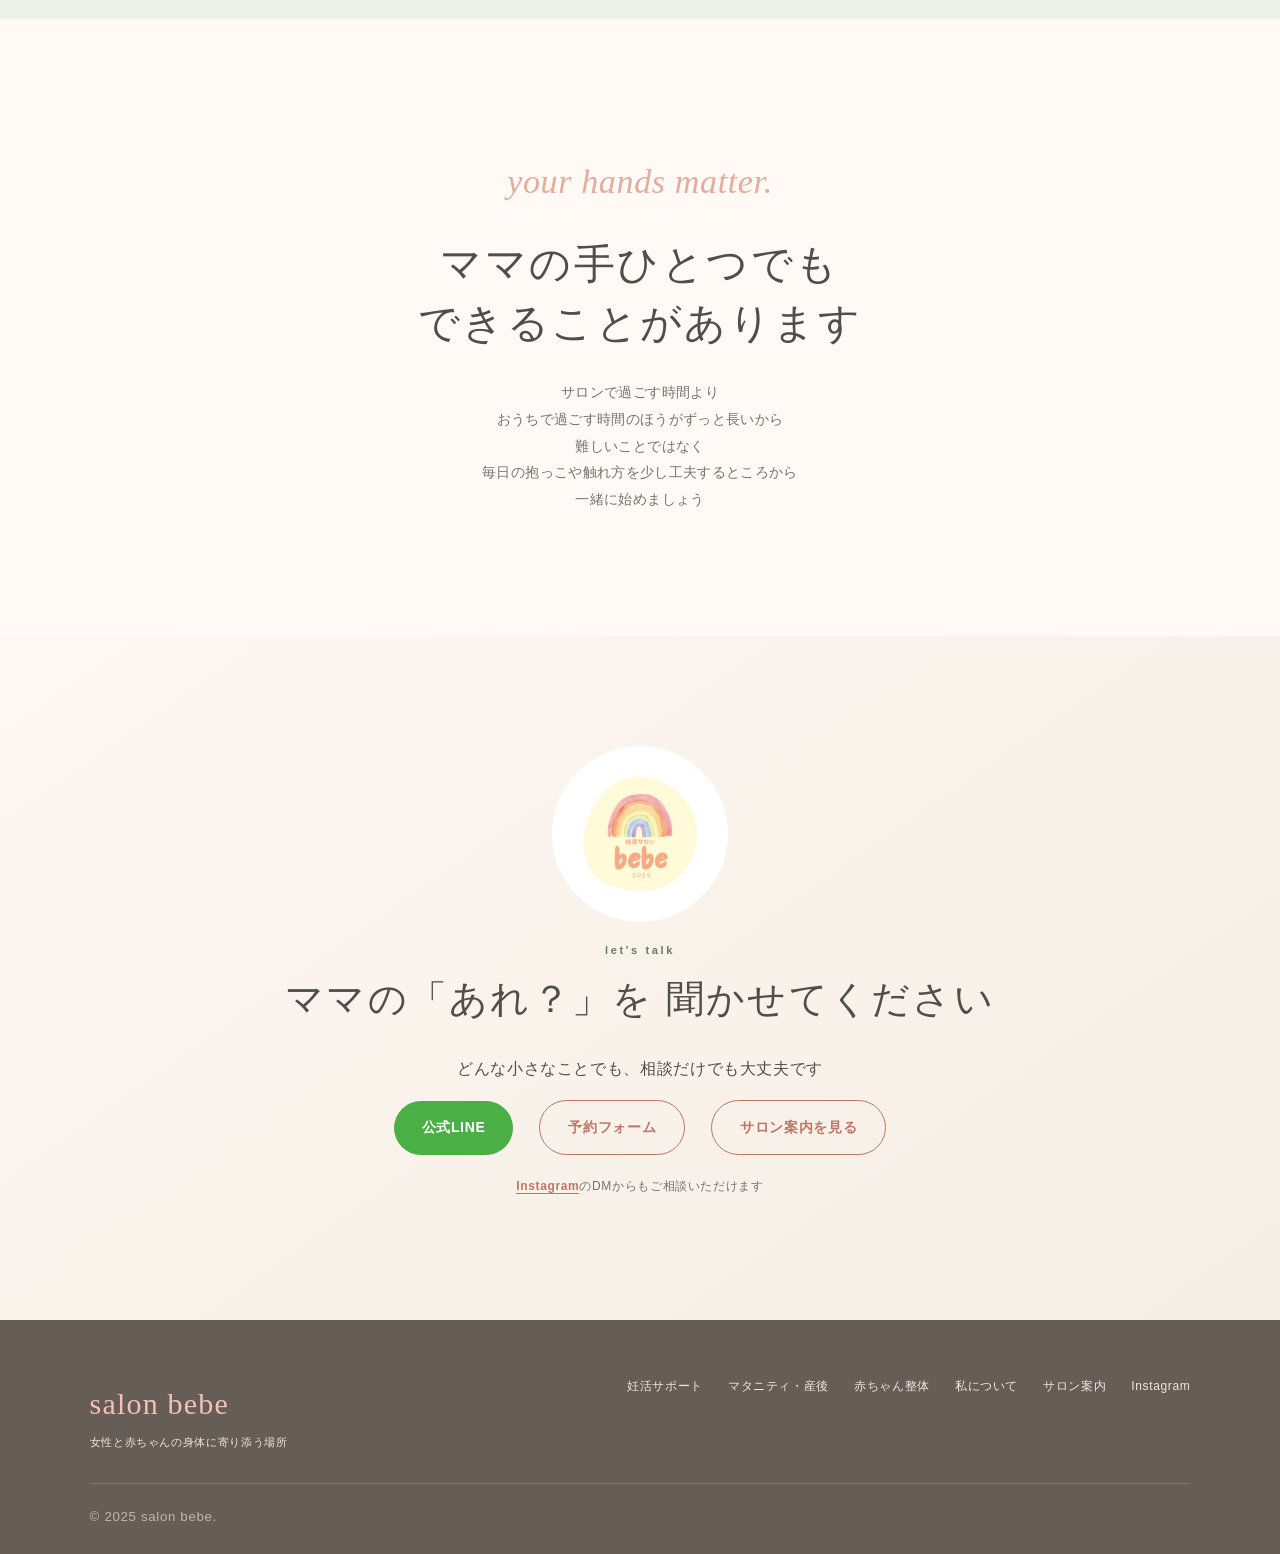
<file: baby.html>
<!doctype html><html lang="ja"><head><meta charset="utf-8"><meta name="viewport" content="width=device-width, initial-scale=1"><meta name="description" content="北見市の0〜12か月対象ふんわりベビー整体。頭の形、向き癖、反り返り、抱っこ、発達など、ママの気づきに寄り添います。"><meta name="theme-color" content="#fffaf6"><title>ふんわりベビー整体｜サロンbebe 北見市</title><link rel="icon" href="IMG_7071.jpeg"><link rel="stylesheet" href="styles.css?v=20260906-baby-headings"><script src="script.js" defer></script></head><body>
<header class="site-header"><a class="brand" href="index.html"><img src="IMG_7071.jpeg" alt="妊活サロン bebe"><span><b>salon bebe</b><small>女性と赤ちゃんのための保健室</small></span></a><button class="menu-button" type="button" aria-expanded="false" aria-controls="site-nav"><span></span><span></span><span></span><span class="sr-only">メニューを開く</span></button><nav id="site-nav" class="site-nav" aria-label="メインメニュー"><a href="index.html">ホーム</a><a href="ninkatsu.html">妊活サポート</a><a href="maternity.html">マタニティ</a><a href="baby.html" aria-current="page">赤ちゃん整体</a><a href="index.html#profile">私について</a><a href="index.html#access">サロン案内</a><a class="nav-cta" href="#contact">相談・予約</a></nav></header>
<main><section class="sub-hero baby-hero"><div class="reveal"><p class="eyebrow">BABY BODY CARE</p><h1 class="baby-title">ふんわりベビー整体</h1><p>ママの「あれ？」って<br>気持ちを大切に</p></div><div class="sub-hero-image reveal"><img src="_MG_2937.jpg" alt="サロンbebeのふんわりベビー整体施術"></div></section>
<section class="section narrow intro reveal" style="container-type:inline-size"><p class="section-kicker">FOR BABY & MOM</p><h2 style="font-size:clamp(14px,5.1cqi,46px)"><span style="white-space:nowrap">やさしく触れて</span><br><span style="white-space:nowrap">赤ちゃんの「動きやすい」を育む</span></h2><p class="baby-intro-copy fixed-lines" style="text-align:center"><span>向き癖や反り返り、頭の形、抱っこのしにくさ。</span><span>ママがふと感じた小さな違和感は</span><span>赤ちゃんを毎日見ているからこその</span><span>大切な気づきです。</span><span>強い力を使わないやさしいタッチで</span><span>身体のバランスを調整、</span><span>ご家庭でできる関わり方もお伝えします。</span></p><p class="note-box baby-note-copy fixed-lines"><span>対象は0〜12か月の赤ちゃんです。</span><span>医療的な診断や治療は行いません。</span><span>症状や発達について心配がある場合は、</span><span>医療機関への相談をご案内します。</span></p></section>
<section class="section soft-bg"><div class="section-heading reveal"><div><p class="section-kicker">MOM'S LITTLE SIGNS</p><h2 class="baby-section-title" style="font-size:clamp(16px,5vw,46px);white-space:nowrap">気になることありませんか</h2></div></div><ul class="concern-grid baby-concerns reveal"><li>頭の形が気になる</li><li>いつも同じ方向を向く</li><li>反り返りが強い</li><li>抱っこしにくい</li><li>身体の使い方が気になる</li><li>発達をやさしく支えたい</li><li>原始反射について知りたい</li><li>家でできるケアを知りたい</li></ul></section>
<section class="section care-values"><div class="section-heading reveal"><div><p class="section-kicker">OUR CARE</p><h2 class="maternity-one-line">bebeが大切にする3つのこと</h2></div></div><div class="value-grid"><article class="reveal"><span>01</span><h3>ママの気づきを尊重</h3><p>「気にしすぎかも」と思わず<br>日頃感じていることを何でもお話しください</p></article><article class="reveal"><span>02</span><h3>負担の少ないケア</h3><p>赤ちゃんの様子を見ながら<br>やさしいタッチで無理なく進めます</p></article><article class="reveal"><span>03</span><h3>おうちでも続けられる</h3><p>抱っこや触れ方など、毎日のなかで<br>取り入れられる方法をお伝えします</p></article></div></section>
<section class="section baby-menu soft-bg"><div class="menu-highlight reveal"><div style="container-type:inline-size;min-width:0"><p class="section-kicker">MENU & PRICE</p><h2 style="font-size:clamp(16px,9cqi,46px);white-space:nowrap">ふんわりベビー整体</h2><p class="baby-menu-copy fixed-lines"><span>向き癖、反り返り、頭の形、便秘など</span><span>身体の使い方やバランスをやさしく確認</span><span>健やかな成長と発達を支えます</span></p></div><dl><div><dt>対象</dt><dd>0〜12か月</dd></div><div><dt>初回</dt><dd><b>3,300円</b></dd></div><div><dt>2回目以降</dt><dd><b>4,400円</b></dd></div><div><dt>時間</dt><dd>初回 <b>60分</b>（カウンセリング込み）<br>2回目以降 <b>45分</b></dd></div><div><dt>コース</dt><dd>あり（詳細はご相談ください）<br>コース割引あります</dd></div></dl></div></section>
<section class="section baby-change reveal"><p class="section-kicker">BEFORE & AFTER</p><h2>施術前後の変化</h2><figure><img src="IMG_5700.jpeg" alt="ふんわりベビー整体前後の頭の形の変化"><figcaption>施術による変化には個人差があります</figcaption></figure></section>
<section class="section narrow mama-message reveal"><p class="script">your hands matter.</p><h2>ママの手ひとつでも<br>できることがあります</h2><p class="fixed-lines baby-home-care-copy"><span>サロンで過ごす時間より</span><span>おうちで過ごす時間のほうがずっと長いから</span><span>難しいことではなく</span><span>毎日の抱っこや触れ方を少し工夫するところから</span><span>一緒に始めましょう</span></p></section>
<section id="contact" class="contact section"><div class="contact-inner reveal"><img src="IMG_7071.jpeg" alt=""><p class="section-kicker">LET'S TALK</p><h2 class="single-line-heading">ママの「あれ？」を 聞かせてください</h2><p>どんな小さなことでも、相談だけでも大丈夫です</p><div class="button-row center"><a class="button line" href="https://line.me/R/ti/p/@842htwls?ts=03070018&amp;oat_content=url" target="_blank" rel="noopener noreferrer">公式LINE</a><a class="button outline" href="https://reserva.be/bebe_kitami" target="_blank" rel="noopener noreferrer">予約フォーム</a><a class="button outline" href="index.html#access">サロン案内を見る</a></div><p class="contact-note"><a class="instagram-link" href="https://www.instagram.com/miho_salon_bebe?igsh=MW4yOGVoeHM4cmxvag%3D%3D" target="_blank" rel="noopener noreferrer">Instagram</a>のDMからもご相談いただけます</p></div></section></main>
<footer><div><a class="footer-brand" href="index.html">salon bebe</a><p>女性と赤ちゃんの身体に寄り添う場所</p></div><nav><a href="ninkatsu.html">妊活サポート</a><a href="maternity.html">マタニティ・産後</a><a href="baby.html">赤ちゃん整体</a><a href="index.html#profile">私について</a><a href="index.html#access">サロン案内</a><a href="https://www.instagram.com/miho_salon_bebe?igsh=MW4yOGVoeHM4cmxvag%3D%3D" target="_blank" rel="noopener noreferrer">Instagram</a></nav><small>© 2025 salon bebe.</small></footer></body></html>
</file>
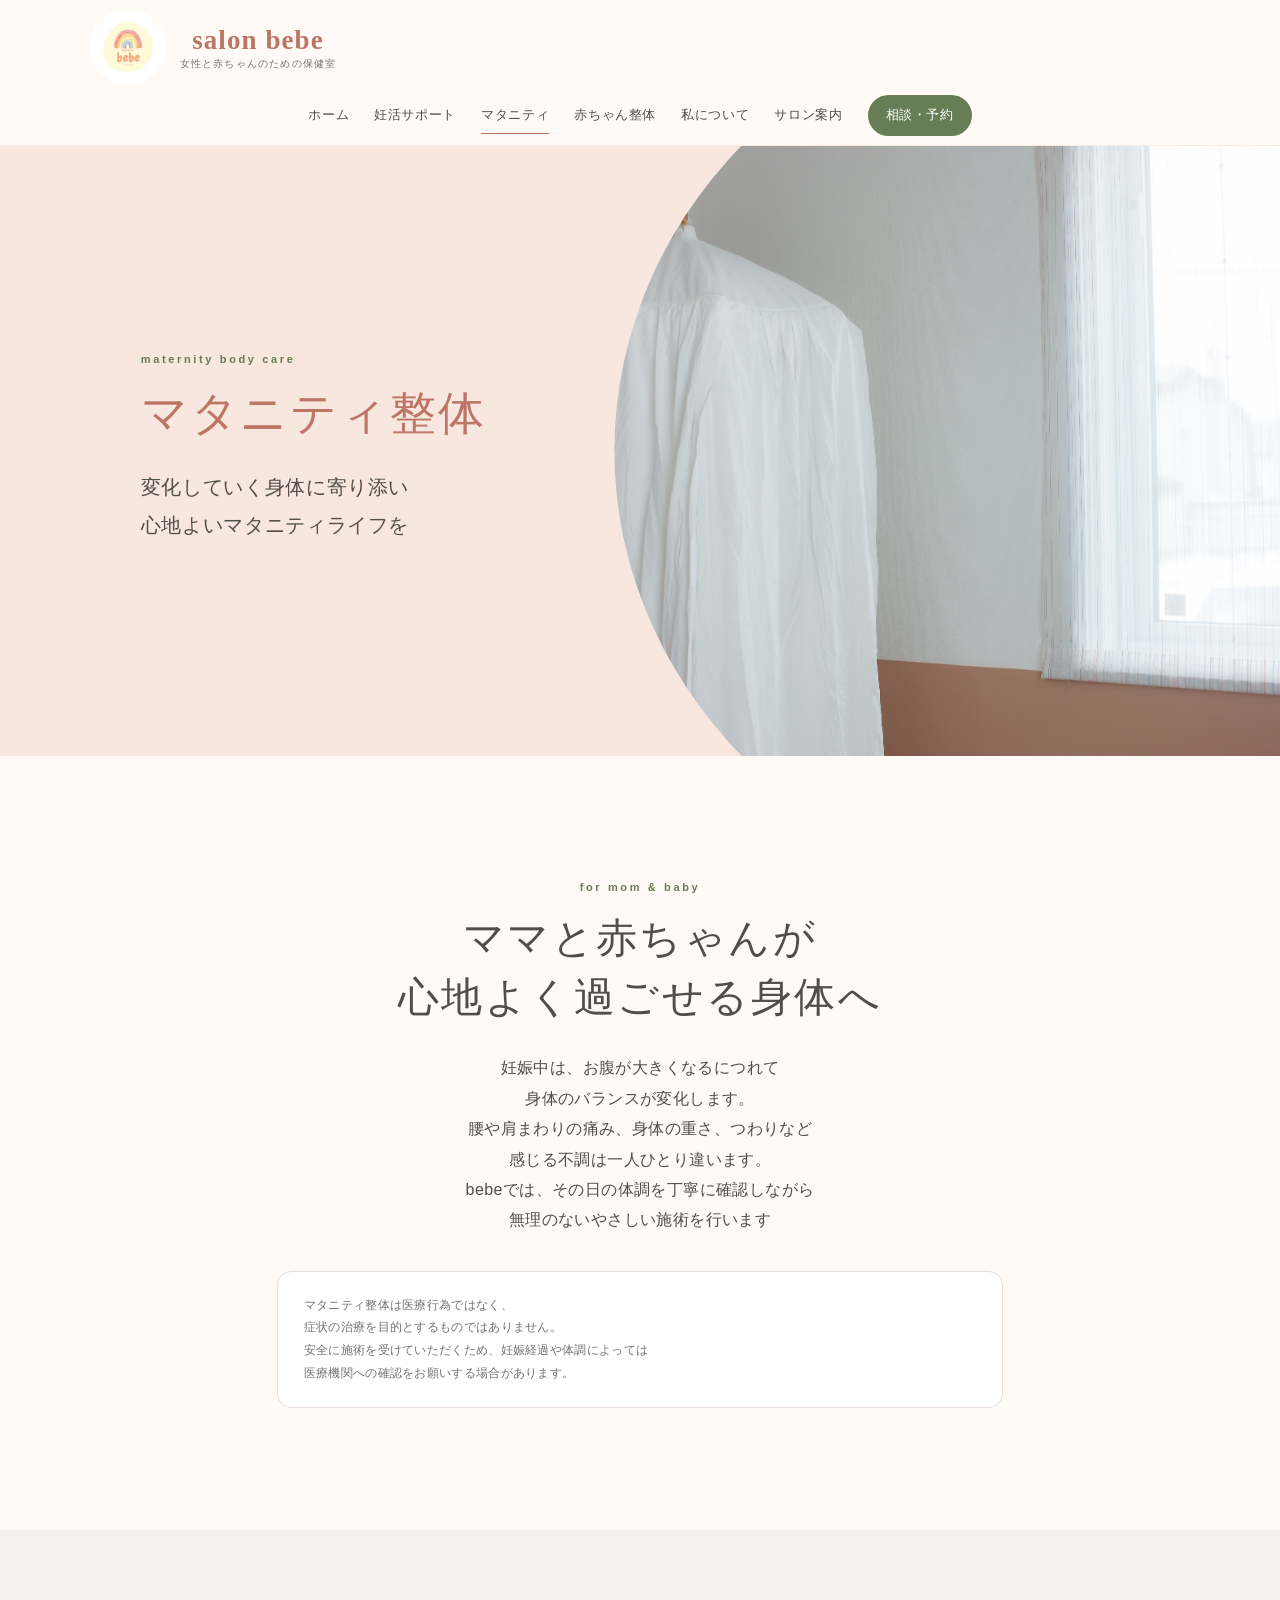
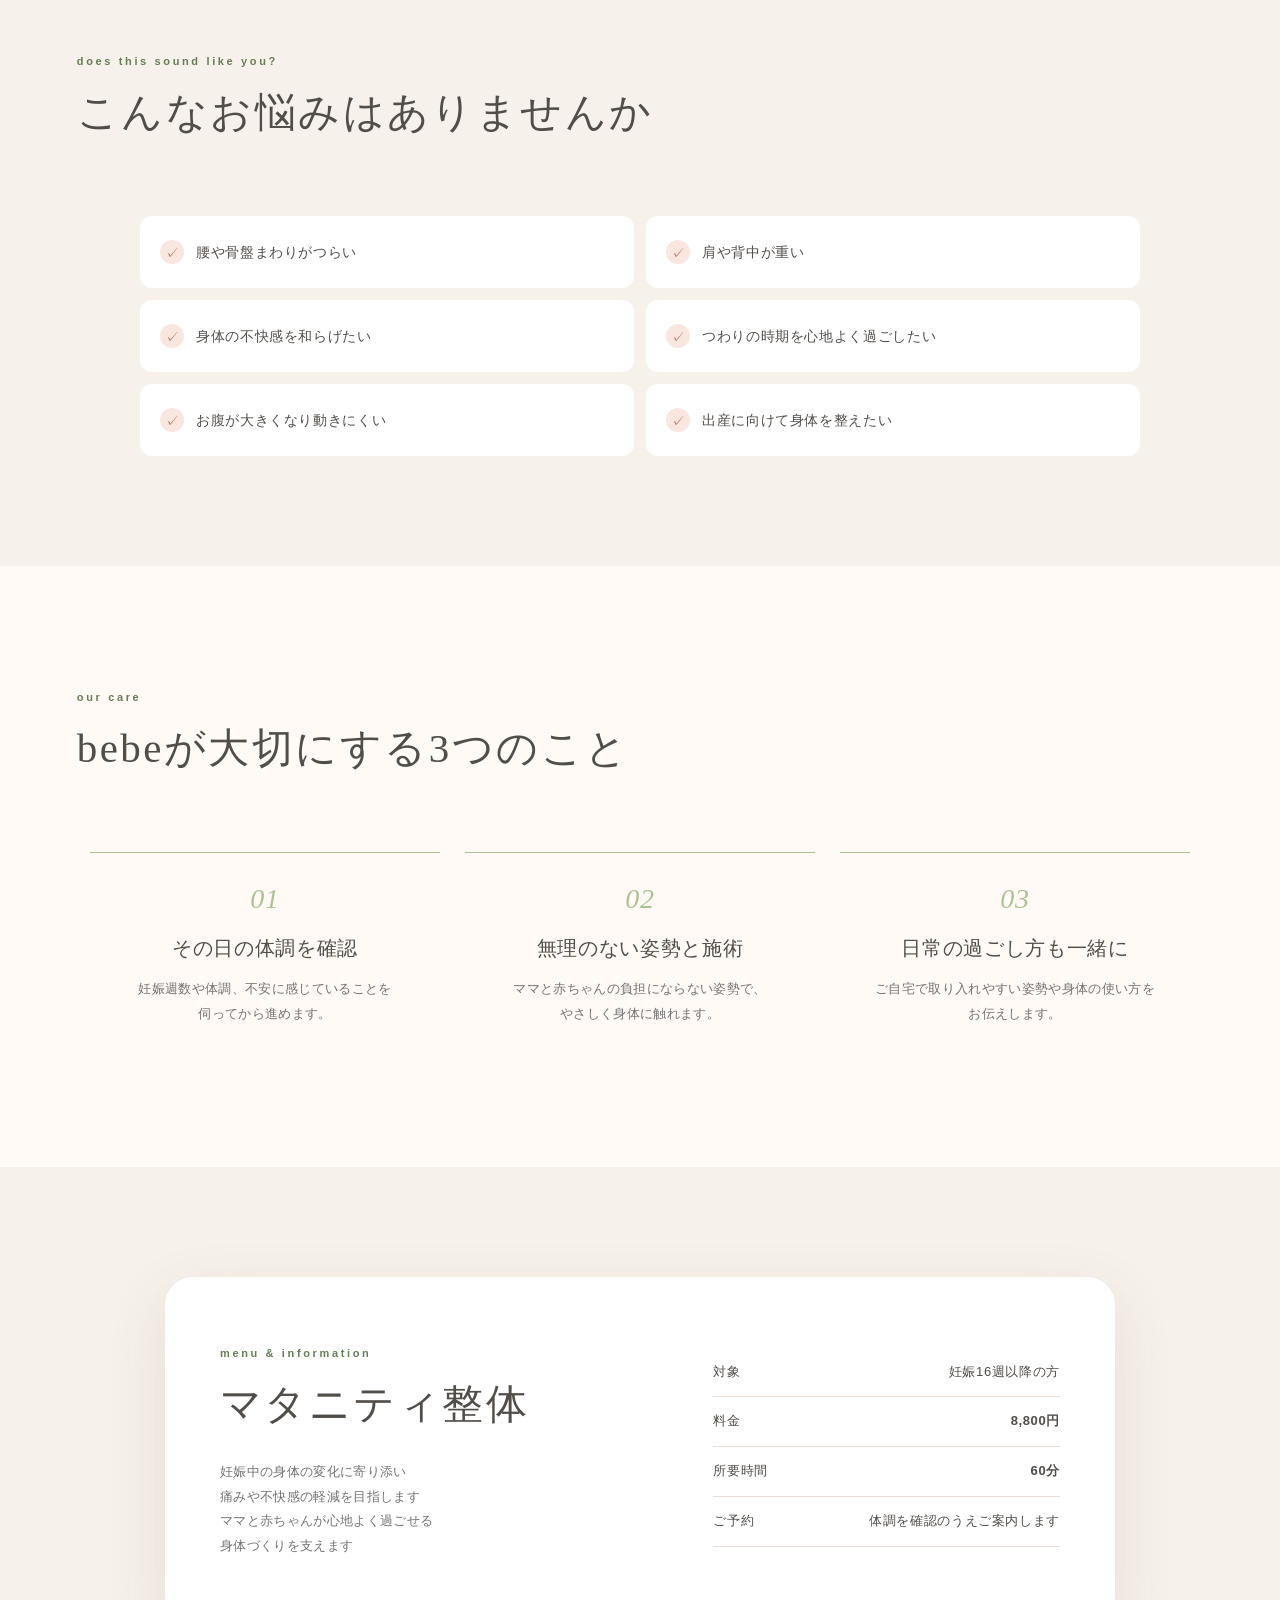
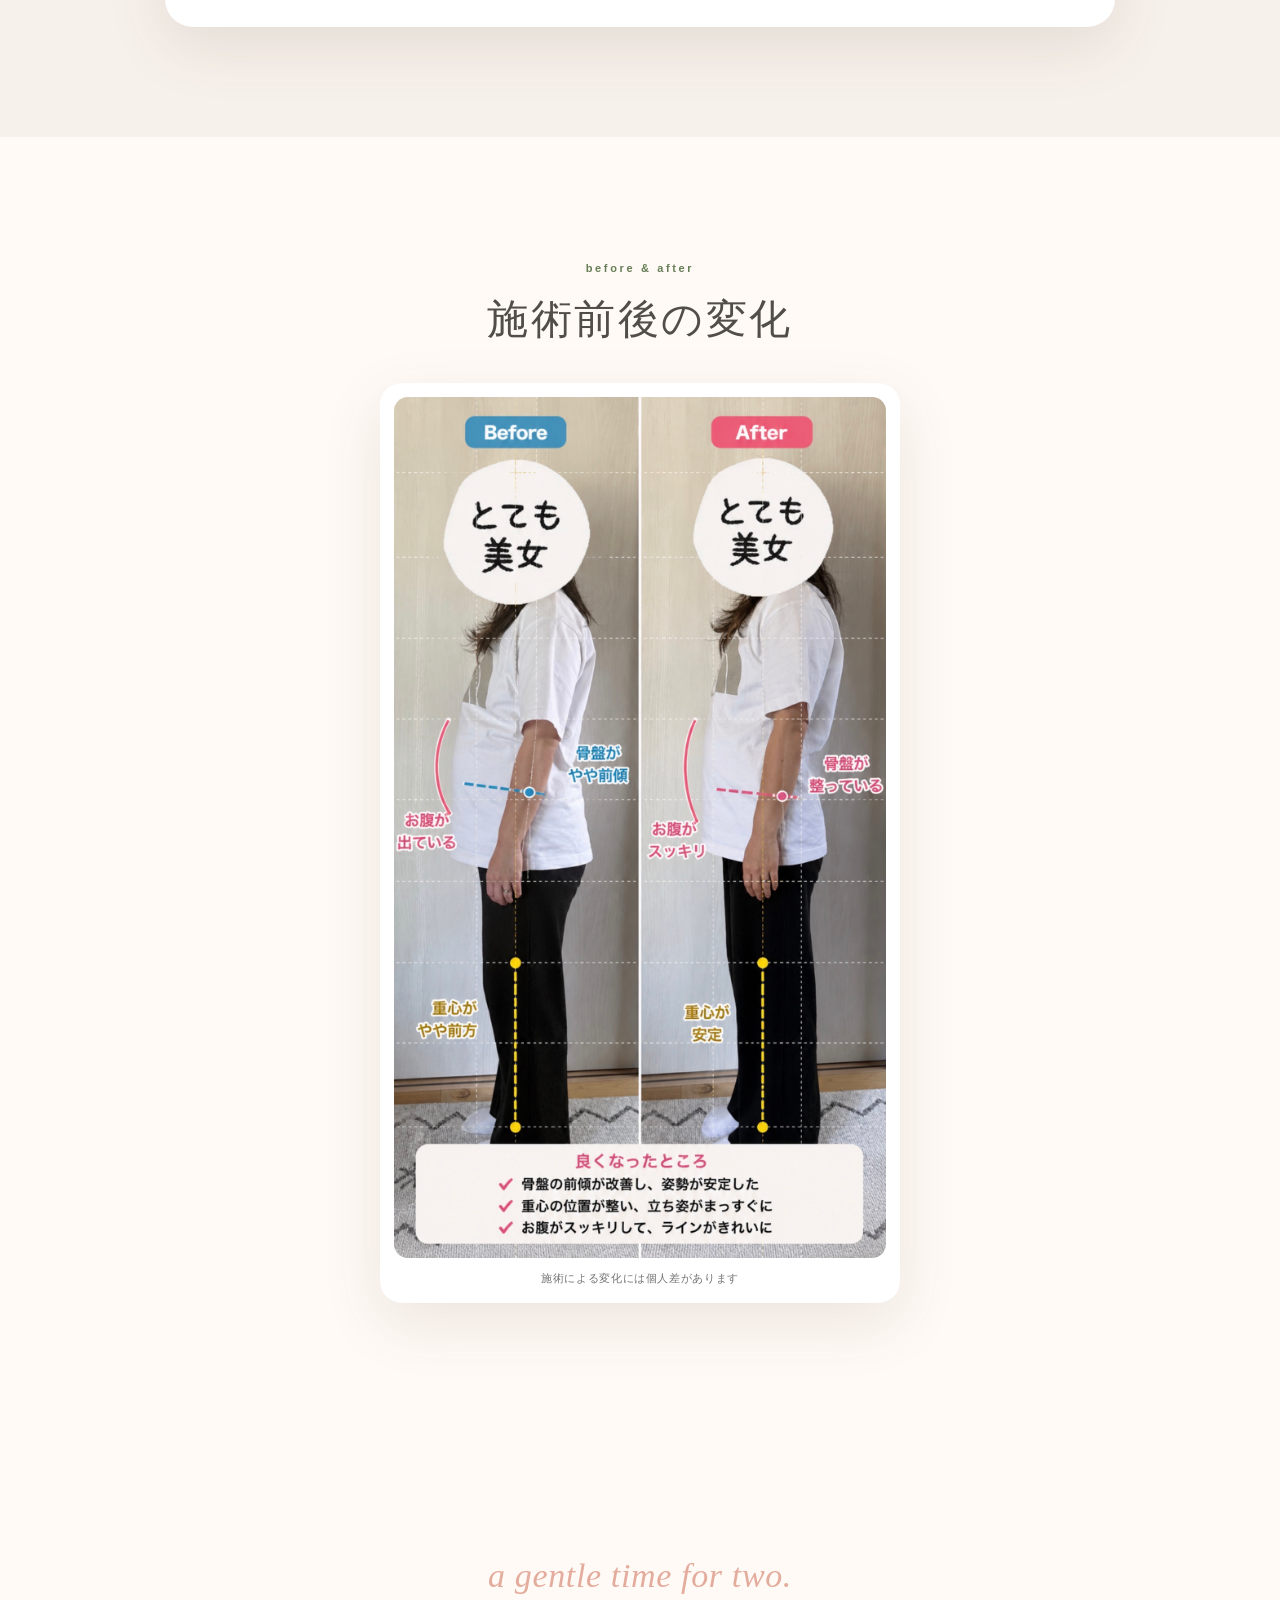
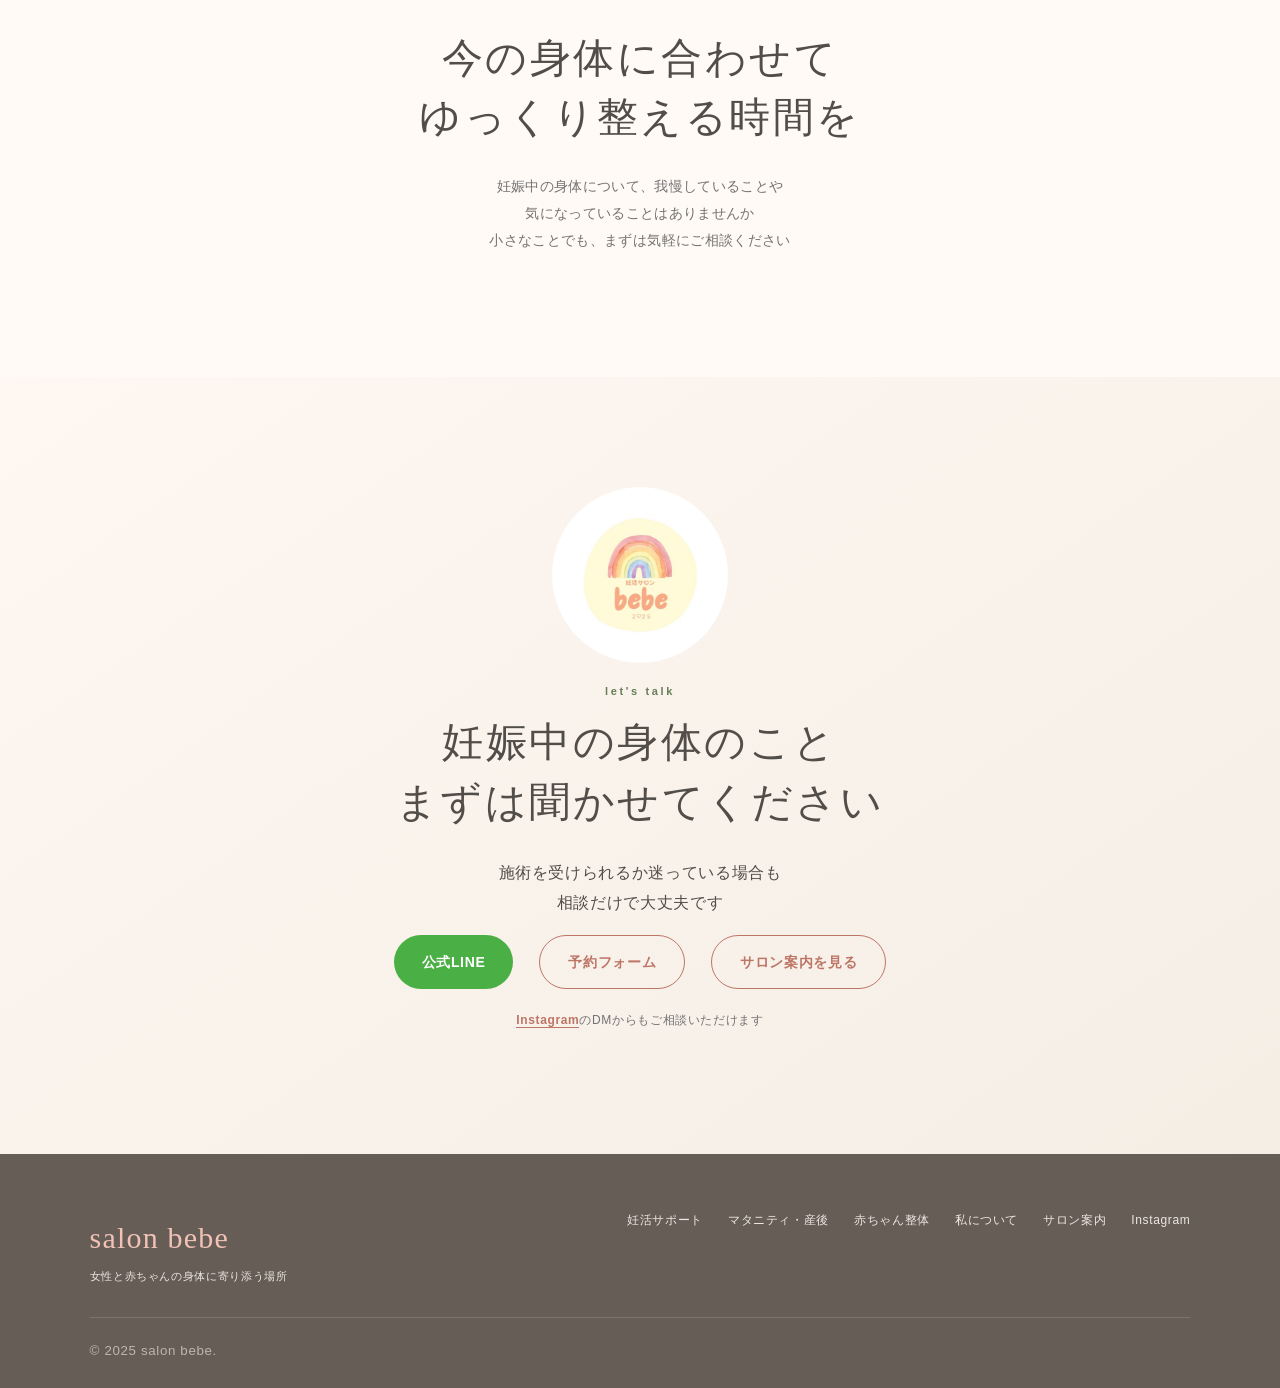
<file: maternity.html>
<!doctype html>
<html lang="ja">
<head>
  <meta charset="utf-8">
  <meta name="viewport" content="width=device-width, initial-scale=1">
  <meta name="description" content="北海道北見市のサロンbebeのマタニティ整体。妊娠中の身体の変化に寄り添い、ママと赤ちゃんが心地よく過ごせる身体づくりを支えます。">
  <meta name="theme-color" content="#fffaf6">
  <title>マタニティ整体｜サロンbebe 北見市</title>
  <link rel="icon" href="IMG_7071.jpeg">
  <link rel="stylesheet" href="styles.css?v=20260906-maternity-center6">
  <script src="script.js" defer></script>
</head>
<body>
  <header class="site-header">
    <a class="brand" href="index.html"><img src="IMG_7071.jpeg" alt="妊活サロン bebe"><span><b>salon bebe</b><small>女性と赤ちゃんのための保健室</small></span></a>
    <button class="menu-button" type="button" aria-expanded="false" aria-controls="site-nav"><span></span><span></span><span></span><span class="sr-only">メニューを開く</span></button>
    <nav id="site-nav" class="site-nav" aria-label="メインメニュー"><a href="index.html">ホーム</a><a href="ninkatsu.html">妊活サポート</a><a href="maternity.html" aria-current="page">マタニティ</a><a href="baby.html">赤ちゃん整体</a><a href="index.html#profile">私について</a><a href="index.html#access">サロン案内</a><a class="nav-cta" href="#contact">相談・予約</a></nav>
  </header>

  <main>
    <section class="sub-hero maternity-hero">
      <div class="reveal"><p class="eyebrow">MATERNITY BODY CARE</p><h1>マタニティ整体</h1><p class="hero-two-lines"><span>変化していく身体に寄り添い</span><span>心地よいマタニティライフを</span></p></div>
      <div class="sub-hero-image reveal"><img src="_MG_3031.jpg" alt="やわらかな光が入るサロンbebe"></div>
    </section>

    <section class="section narrow intro reveal">
      <p class="section-kicker">FOR MOM & BABY</p>
      <h2>ママと赤ちゃんが<br>心地よく過ごせる身体へ</h2>
      <p class="maternity-intro-copy fixed-lines intro-six"><span>妊娠中は、お腹が大きくなるにつれて</span><span>身体のバランスが変化します。</span><span>腰や肩まわりの痛み、身体の重さ、つわりなど</span><span>感じる不調は一人ひとり違います。</span><span>bebeでは、その日の体調を丁寧に確認しながら</span><span>無理のないやさしい施術を行います</span></p>
      <p class="note-box fixed-lines maternity-note-four"><span>マタニティ整体は医療行為ではなく、</span><span>症状の治療を目的とするものではありません。</span><span>安全に施術を受けていただくため、妊娠経過や体調によっては</span><span>医療機関への確認をお願いする場合があります。</span></p>
    </section>

    <section class="section soft-bg">
      <div class="section-heading reveal"><div><p class="section-kicker">DOES THIS SOUND LIKE YOU?</p><h2 class="maternity-one-line">こんなお悩みはありませんか</h2></div></div>
      <ul class="concern-grid maternity-concerns reveal"><li>腰や骨盤まわりがつらい</li><li>肩や背中が重い</li><li>身体の不快感を和らげたい</li><li>つわりの時期を心地よく過ごしたい</li><li>お腹が大きくなり動きにくい</li><li>出産に向けて身体を整えたい</li></ul>
    </section>

    <section class="section care-values">
      <div class="section-heading reveal"><div><p class="section-kicker">OUR CARE</p><h2 class="maternity-one-line">bebeが大切にする3つのこと</h2></div></div>
      <div class="value-grid"><article class="reveal"><span>01</span><h3>その日の体調を確認</h3><p>妊娠週数や体調、不安に感じていることを<br>伺ってから進めます。</p></article><article class="reveal"><span>02</span><h3>無理のない姿勢と施術</h3><p>ママと赤ちゃんの負担にならない姿勢で、<br>やさしく身体に触れます。</p></article><article class="reveal"><span>03</span><h3>日常の過ごし方も一緒に</h3><p>ご自宅で取り入れやすい姿勢や身体の使い方を<br>お伝えします。</p></article></div>
    </section>

    <section class="section baby-menu soft-bg">
      <div class="menu-highlight reveal"><div><p class="section-kicker">MENU & INFORMATION</p><h2>マタニティ整体</h2><p class="fixed-lines maternity-menu-copy"><span>妊娠中の身体の変化に寄り添い</span><span>痛みや不快感の軽減を目指します</span><span>ママと赤ちゃんが心地よく過ごせる</span><span>身体づくりを支えます</span></p></div><dl><div><dt>対象</dt><dd>妊娠16週以降の方</dd></div><div><dt>料金</dt><dd><b>8,800円</b></dd></div><div><dt>所要時間</dt><dd><b>60分</b></dd></div><div><dt>ご予約</dt><dd>体調を確認のうえご案内します</dd></div></dl></div>
    </section>

    <section class="section maternity-change reveal"><p class="section-kicker">BEFORE & AFTER</p><h2>施術前後の変化</h2><figure><img src="IMG_4888.jpeg" alt="マタニティ整体施術前後の姿勢変化"><figcaption>施術による変化には個人差があります</figcaption></figure></section>

    <section class="section narrow mama-message reveal"><p class="script">a gentle time for two.</p><h2>今の身体に合わせて<br>ゆっくり整える時間を</h2><p class="fixed-lines maternity-message-copy"><span>妊娠中の身体について、我慢していることや</span><span>気になっていることはありませんか</span><span>小さなことでも、まずは気軽にご相談ください</span></p></section>

    <section id="contact" class="contact section"><div class="contact-inner reveal"><img src="IMG_7071.jpeg" alt=""><p class="section-kicker">LET'S TALK</p><h2>妊娠中の身体のこと<br>まずは聞かせてください</h2><p class="fixed-lines maternity-contact-copy"><span>施術を受けられるか迷っている場合も</span><span>相談だけで大丈夫です</span></p><div class="button-row center"><a class="button line" href="https://line.me/R/ti/p/@842htwls?ts=03070018&amp;oat_content=url" target="_blank" rel="noopener noreferrer">公式LINE</a><a class="button outline" href="https://reserva.be/bebe_kitami" target="_blank" rel="noopener noreferrer">予約フォーム</a><a class="button outline" href="index.html#access">サロン案内を見る</a></div><p class="contact-note"><a class="instagram-link" href="https://www.instagram.com/miho_salon_bebe?igsh=MW4yOGVoeHM4cmxvag%3D%3D" target="_blank" rel="noopener noreferrer">Instagram</a>のDMからもご相談いただけます</p></div></section>
  </main>

  <footer><div><a class="footer-brand" href="index.html">salon bebe</a><p>女性と赤ちゃんの身体に寄り添う場所</p></div><nav><a href="ninkatsu.html">妊活サポート</a><a href="maternity.html">マタニティ・産後</a><a href="baby.html">赤ちゃん整体</a><a href="index.html#profile">私について</a><a href="index.html#access">サロン案内</a><a href="https://www.instagram.com/miho_salon_bebe?igsh=MW4yOGVoeHM4cmxvag%3D%3D" target="_blank" rel="noopener noreferrer">Instagram</a></nav><small>© 2025 salon bebe.</small></footer>
</body>
</html>
</file>
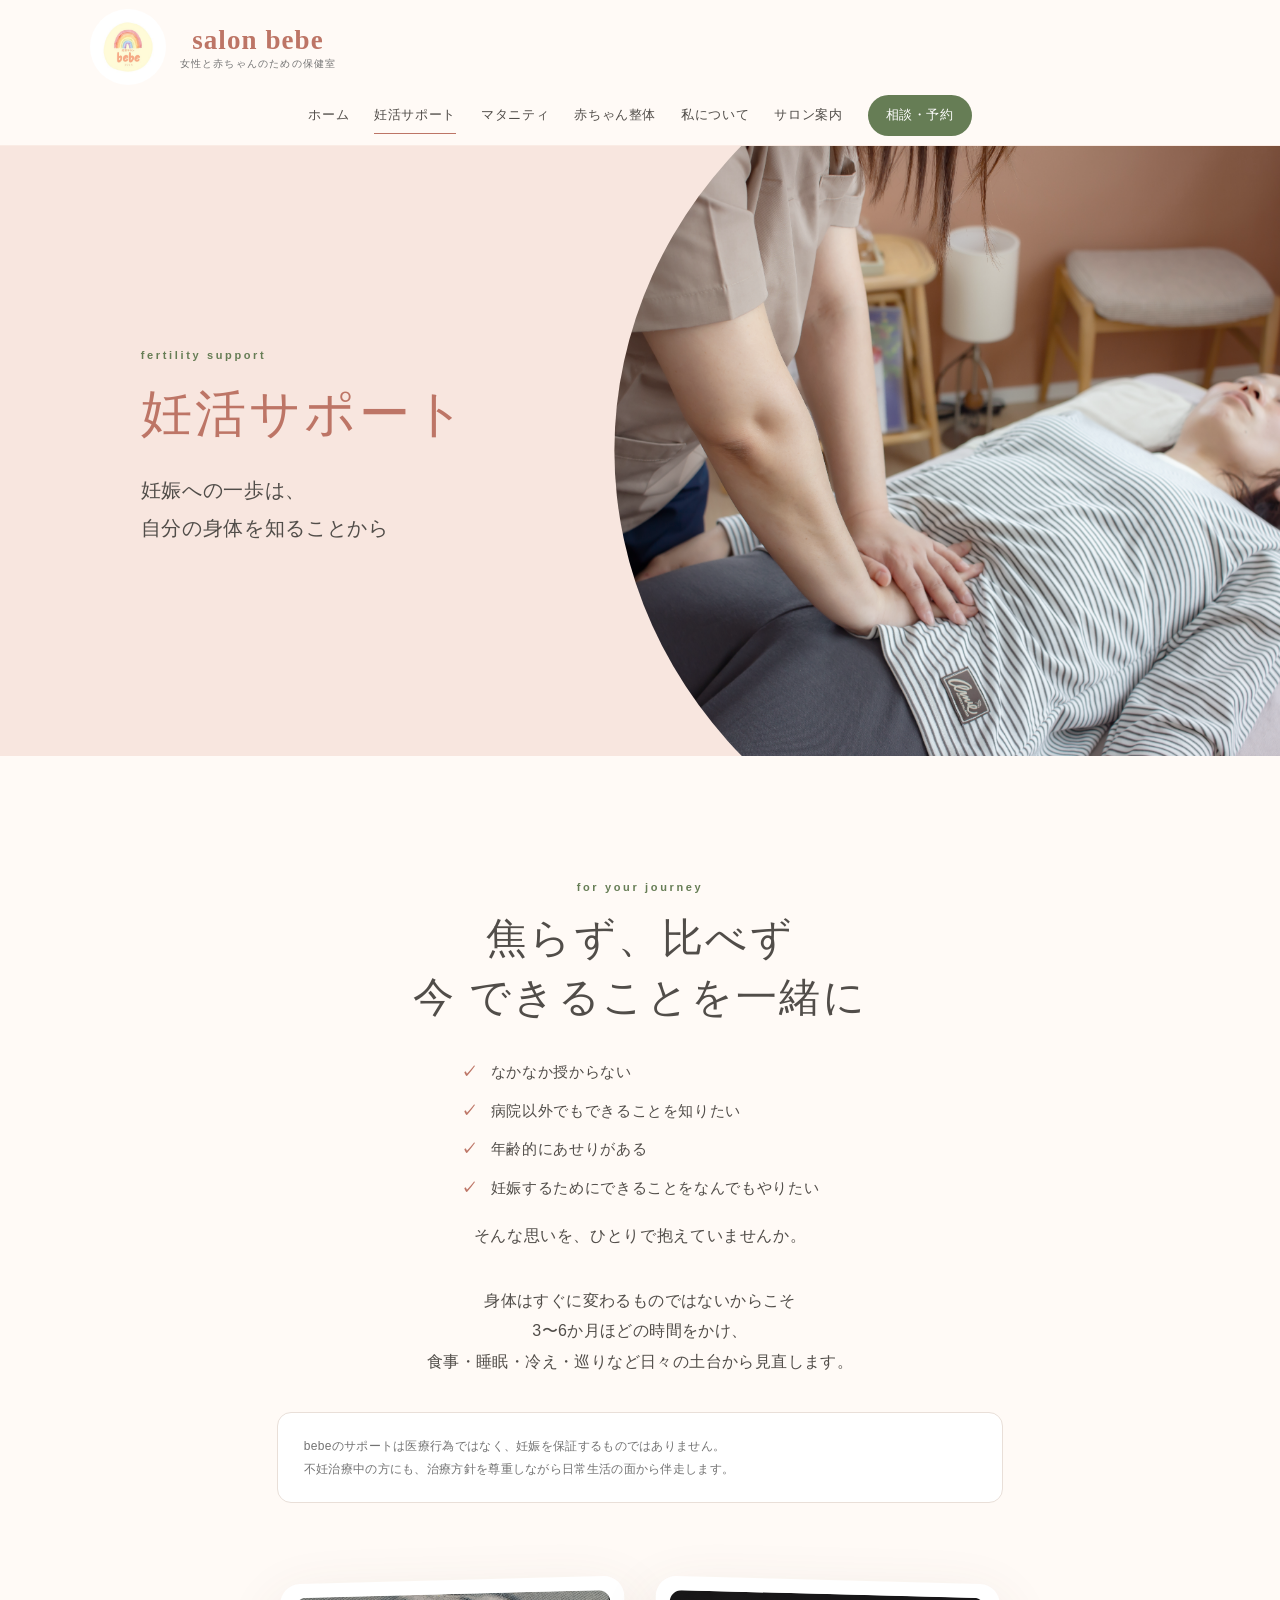
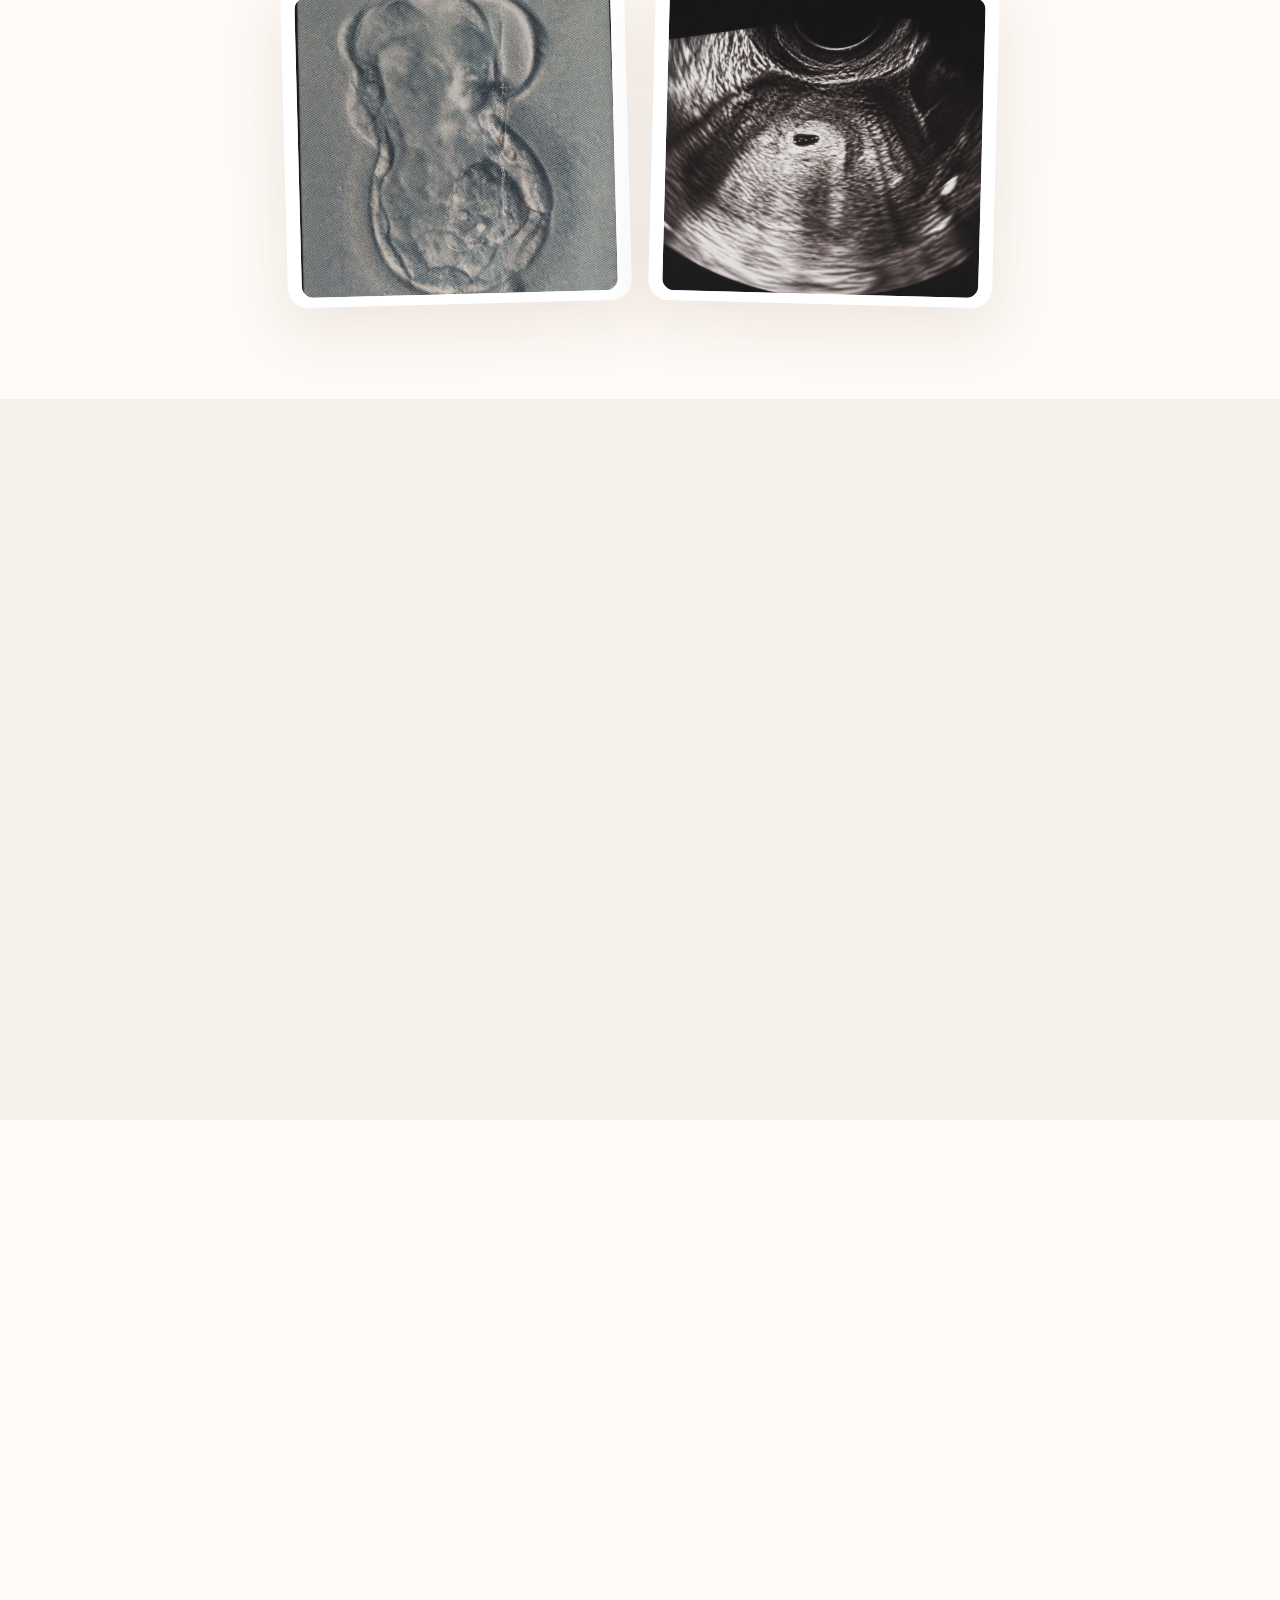
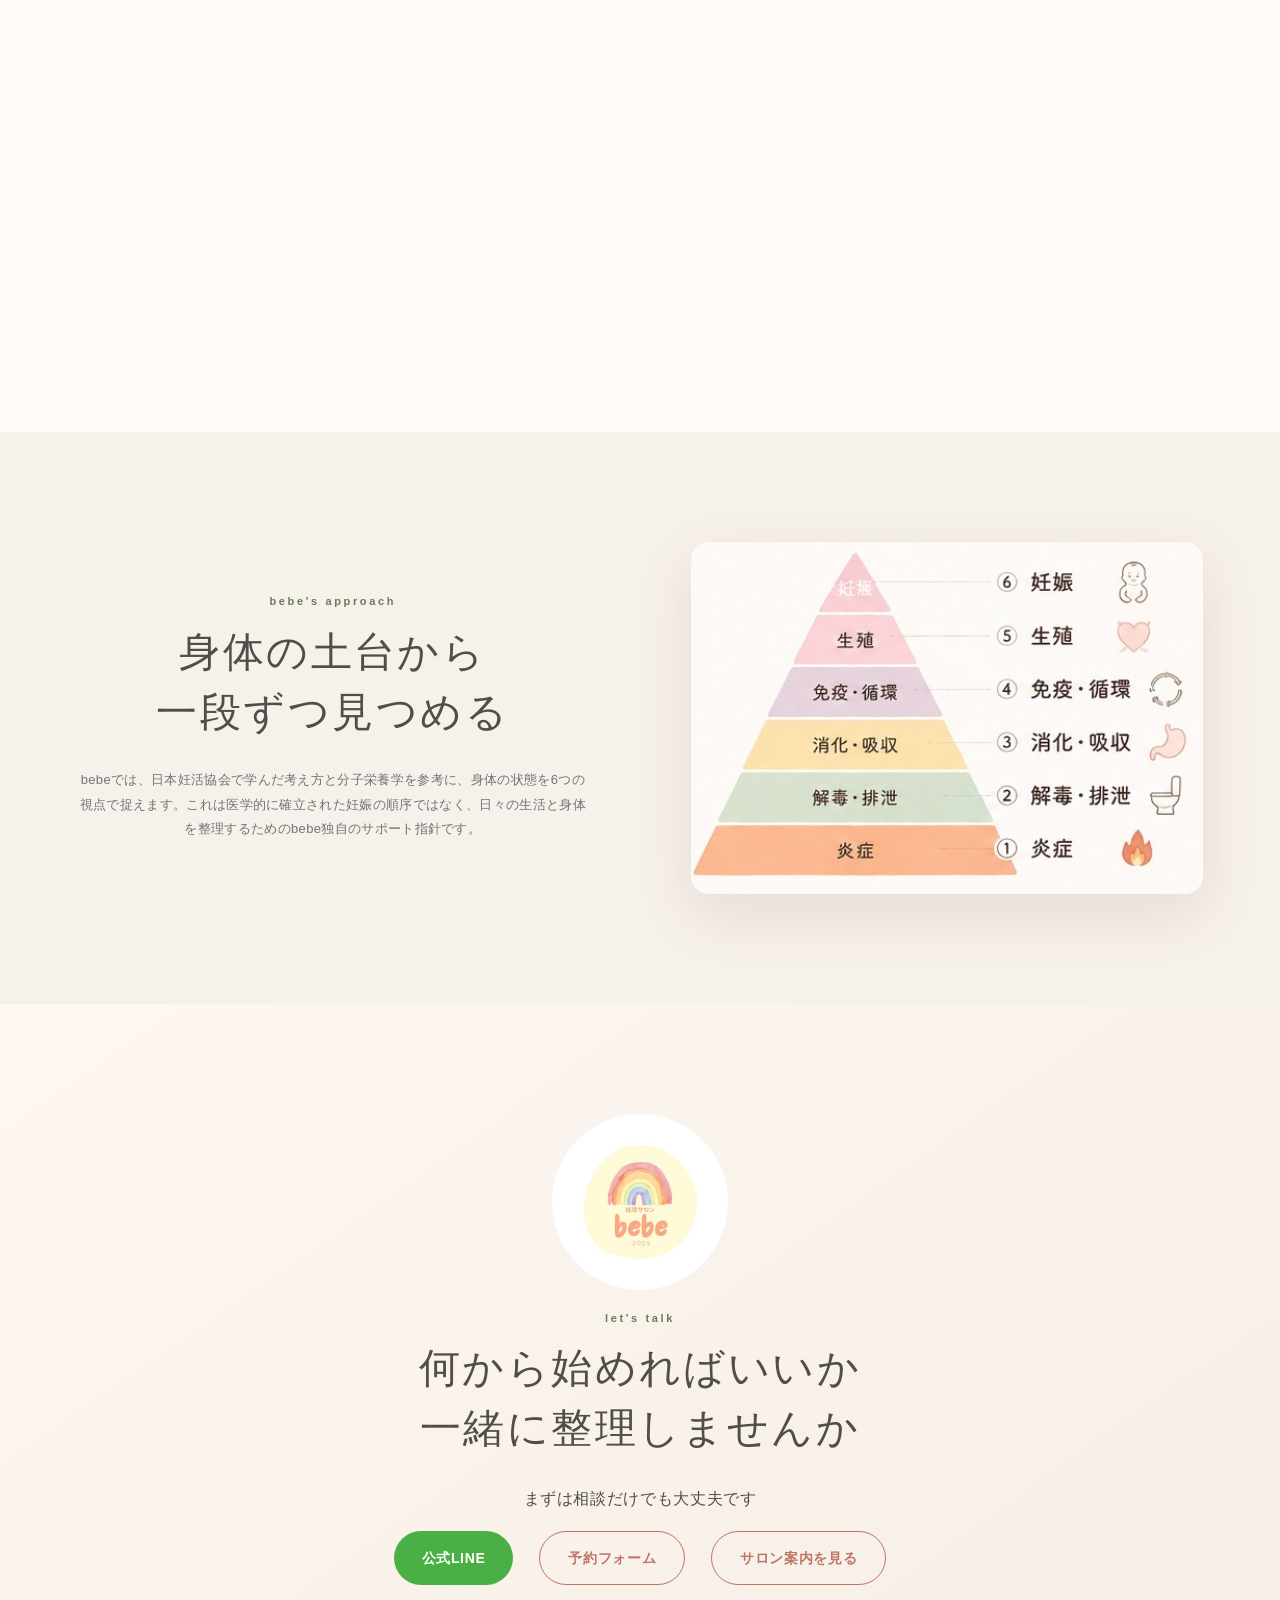
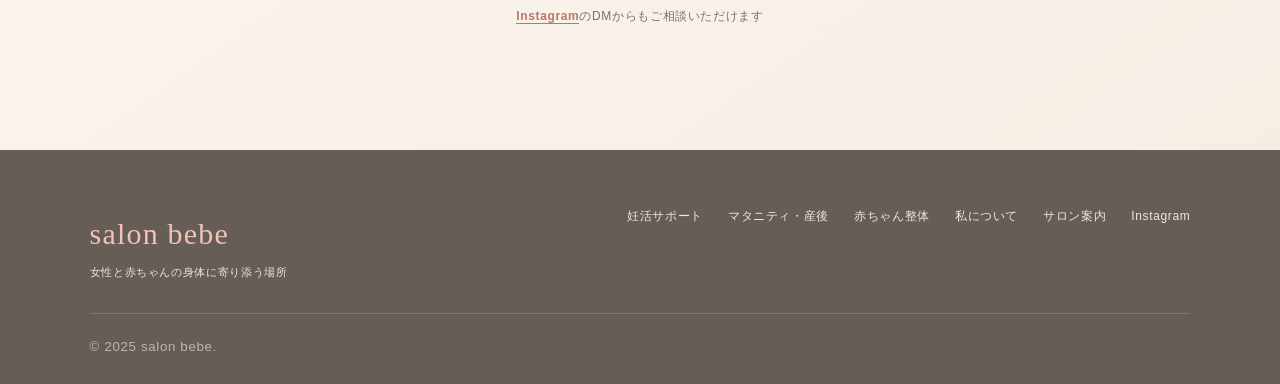
<file: ninkatsu.html>
<!doctype html><html lang="ja"><head><meta charset="utf-8"><meta name="viewport" content="width=device-width, initial-scale=1"><meta name="description" content="北見市のサロンbebeの妊活サポート。子宝整体、よもぎ蒸し、妊活ファスティングで、自分の身体を知り整える時間を伴走します。"><meta name="theme-color" content="#fffaf6"><title>妊活サポート｜サロンbebe 北見市</title><link rel="icon" href="IMG_7071.jpeg"><link rel="stylesheet" href="styles.css?v=20260906-body-3lines"><script src="script.js" defer></script></head><body>
<header class="site-header"><a class="brand" href="index.html"><img src="IMG_7071.jpeg" alt="妊活サロン bebe"><span><b>salon bebe</b><small>女性と赤ちゃんのための保健室</small></span></a><button class="menu-button" type="button" aria-expanded="false" aria-controls="site-nav"><span></span><span></span><span></span><span class="sr-only">メニューを開く</span></button><nav id="site-nav" class="site-nav" aria-label="メインメニュー"><a href="index.html">ホーム</a><a href="ninkatsu.html" aria-current="page">妊活サポート</a><a href="maternity.html">マタニティ</a><a href="baby.html">赤ちゃん整体</a><a href="index.html#profile">私について</a><a href="index.html#access">サロン案内</a><a class="nav-cta" href="#contact">相談・予約</a></nav></header>
<main><section class="sub-hero fertility-hero"><div class="reveal"><p class="eyebrow">FERTILITY SUPPORT</p><h1>妊活サポート</h1><p class="hero-two-lines"><span>妊娠への一歩は、</span><span>自分の身体を知ることから</span></p></div><div class="sub-hero-image reveal"><img src="_MG_3000.jpg" alt="サロンbebeの妊活整体施術"></div></section>
<section class="section narrow intro reveal"><p class="section-kicker">FOR YOUR JOURNEY</p><h2>焦らず、比べず<br>今 できることを一緒に</h2><div class="journey-center"><ul class="journey-concerns"><li>なかなか授からない</li><li>病院以外でもできることを知りたい</li><li>年齢的にあせりがある</li><li>妊娠するためにできることをなんでもやりたい</li></ul><p>そんな思いを、ひとりで抱えていませんか。</p></div><p style="text-align:center">身体はすぐに変わるものではないからこそ<br>3〜6か月ほどの時間をかけ、<br>食事・睡眠・冷え・巡りなど日々の土台から見直します。</p><p class="note-box">bebeのサポートは医療行為ではなく、妊娠を保証するものではありません。<br>不妊治療中の方にも、治療方針を尊重しながら日常生活の面から伴走します。</p></section>
<section class="fertility-photo-story reveal" aria-label="妊活の記録写真"><figure><img src="IMG_3352_Original.jpeg" alt="受精卵の写真"></figure><figure><img src="20260902_ultrasound-redacted.png" alt="個人情報を除いた妊娠初期のエコー写真"></figure></section>
<section class="section soft-bg"><div class="section-heading reveal"><div><p class="section-kicker">DOES THIS SOUND LIKE YOU?</p><h2 class="concerns-one-line">こんなお悩みはありませんか</h2></div></div><ul class="concern-grid reveal"><li>なかなか授からない</li><li>2人目を考えている</li><li>不妊治療中・検討中</li><li>食事や睡眠を見直したい</li><li>相談できる相手がいない</li><li>冷えや疲れが気になる</li><li>何から始めればいいかわからない</li><li>妊活ファスティングに興味がある</li></ul></section>
<section class="section"><div class="section-heading reveal"><div><p class="section-kicker">MENU</p><h2>妊活サポートメニュー</h2></div></div><div class="menu-grid">
<article class="menu-card reveal"><span>BODY CARE</span><h3>ぽかぽか子宝整体</h3><p class="fertility-body-copy"><span>お腹・骨盤・内臓まわりのバランスを整え、</span><br><span>冷えや巡りに目を向けながら身体づくりを</span><br><span>サポートする整体です</span></p><dl><div><dt>初回</dt><dd>8,800円</dd></div><div><dt>2回目以降</dt><dd>12,000円</dd></div><div><dt>時間</dt><dd><b>初回90〜120分</b>／2回目以降<b>60分</b></dd></div></dl></article>
<article class="menu-card reveal"><span>WARMING CARE</span><h3>極上よもぎ蒸し</h3><p>温活・妊活・リラックスしたい全ての女性にオススメ<br>体を芯から温め、冷え・生理トラブル<br>体質改善をサポートします<br>医師・看護師・保健師・助産師・薬剤師<br>漢方医監修の食品レベルで安心・安全なブレンドです</p><dl><div><dt>料金</dt><dd>4,400円</dd></div><div><dt>時間</dt><dd>60分（更衣込み）</dd></div></dl><small>＊お子様連れは要相談</small></article>
<article class="menu-card reveal"><span>FASTING SUPPORT</span><h3>体質改善トリートメント<br>（妊活ファスティング）</h3><p class="plan-copy"><span>体の内側から細胞レベルで❝授かる準備❞</span><span>完全オーダーメイドのファスティングプラン</span><span>カウンセリングをもとに</span><span>個々に合わせて3日間または6日間のプランをご提案</span><span>期間中は毎日LINEでサポートします</span></p><dl><div><dt>料金</dt><dd>39,800円〜</dd></div><div><dt>内容</dt><dd>個別相談・毎日LINEサポート</dd></div></dl><small>体調や服薬状況によって実施できない場合があります</small></article></div></section>
<section class="section pyramid-section soft-bg"><div class="pyramid-copy reveal"><p class="section-kicker">BEBE'S APPROACH</p><h2><span style="white-space:nowrap">身体の土台から</span><br><span style="white-space:nowrap">一段ずつ見つめる</span></h2><p class="approach-copy">bebeでは、日本妊活協会で学んだ考え方と分子栄養学を参考に、身体の状態を6つの視点で捉えます。これは医学的に確立された妊娠の順序ではなく、日々の生活と身体を整理するためのbebe独自のサポート指針です。</p></div><div class="pyramid-image reveal"><img src="0A77161E-EB37-4E1D-ABE3-9212AB4087E8.jpeg" alt="炎症から妊娠まで身体の土台を6段階で示した妊活ピラミッド"></div></section>
<section id="contact" class="contact section"><div class="contact-inner reveal"><img src="IMG_7071.jpeg" alt=""><p class="section-kicker">LET'S TALK</p><h2>何から始めればいいか<br>一緒に整理しませんか</h2><p>まずは相談だけでも大丈夫です</p><div class="button-row center"><a class="button line" href="https://line.me/R/ti/p/@842htwls?ts=03070018&amp;oat_content=url" target="_blank" rel="noopener noreferrer">公式LINE</a><a class="button outline" href="https://reserva.be/bebe_kitami" target="_blank" rel="noopener noreferrer">予約フォーム</a><a class="button outline" href="index.html#access">サロン案内を見る</a></div><p class="contact-note"><a class="instagram-link" href="https://www.instagram.com/miho_salon_bebe?igsh=MW4yOGVoeHM4cmxvag%3D%3D" target="_blank" rel="noopener noreferrer">Instagram</a>のDMからもご相談いただけます</p></div></section></main>
<footer><div><a class="footer-brand" href="index.html">salon bebe</a><p>女性と赤ちゃんの身体に寄り添う場所</p></div><nav><a href="ninkatsu.html">妊活サポート</a><a href="maternity.html">マタニティ・産後</a><a href="baby.html">赤ちゃん整体</a><a href="index.html#profile">私について</a><a href="index.html#access">サロン案内</a><a href="https://www.instagram.com/miho_salon_bebe?igsh=MW4yOGVoeHM4cmxvag%3D%3D" target="_blank" rel="noopener noreferrer">Instagram</a></nav><small>© 2025 salon bebe.</small></footer></body></html>
</file>
<file: styles.css>
:root{--peach:#e3ac9c;--peach-dark:#bd7566;--peach-light:#f8e6df;--green:#acc293;--green-dark:#667d55;--green-light:#edf2e8;--ink:#514d49;--muted:#737373;--cream:#fffaf6;--white:#fff;--line:#e9dfd8;--shadow:0 20px 60px rgba(96,72,56,.12);--serif:"Yu Mincho","Hiragino Mincho ProN","Noto Serif JP",serif;--sans:"Yu Gothic","Hiragino Kaku Gothic ProN","Noto Sans JP",sans-serif;--display:Georgia,"Times New Roman",serif}
*{box-sizing:border-box}html{scroll-behavior:smooth}body{margin:0;background:var(--cream);color:var(--ink);font-family:var(--sans);line-height:1.9;letter-spacing:.04em}img{display:block;max-width:100%}a{color:inherit;text-decoration:none}.sr-only{position:absolute;width:1px;height:1px;padding:0;margin:-1px;overflow:hidden;clip:rect(0,0,0,0);white-space:nowrap;border:0}
.site-header{height:86px;display:flex;align-items:center;justify-content:space-between;padding:0 5vw;background:rgba(255,250,246,.94);backdrop-filter:blur(12px);position:sticky;top:0;z-index:20;border-bottom:1px solid rgba(227,172,156,.18)}.brand{display:flex;align-items:center;gap:12px}.brand img{width:58px;height:58px;border-radius:50%;object-fit:cover}.brand span{display:flex;flex-direction:column;line-height:1.25}.brand b,.footer-brand{font-family:var(--display);font-size:24px;color:var(--peach-dark);letter-spacing:.04em}.brand small{font-size:10px;color:var(--muted);letter-spacing:.12em}.site-nav{display:flex;align-items:center;gap:25px;font-size:13px;font-weight:500}.site-nav a{position:relative}.site-nav a:not(.nav-cta):after{content:"";position:absolute;left:0;bottom:-6px;width:0;height:1px;background:var(--peach-dark);transition:.25s}.site-nav a:hover:after,.site-nav a[aria-current="page"]:after{width:100%}.nav-cta{background:var(--green-dark);color:white;padding:11px 19px;border-radius:99px}.is-disabled{opacity:.72}.menu-button{display:none;background:none;border:0;padding:8px}.menu-button>span:not(.sr-only){display:block;width:25px;height:1px;background:var(--ink);margin:6px}
.hero{min-height:calc(100vh - 86px);display:grid;grid-template-columns:47% 53%;align-items:center;overflow:hidden}.hero-copy{padding:8vw 5vw 8vw 9vw;position:relative}.hero-copy:before{content:"";position:absolute;width:220px;height:220px;border-radius:50%;background:radial-gradient(circle,#f8d8bc 0 35%,#f2c9bf 36% 49%,#e9d5a7 50% 61%,#cbd9b8 62% 72%,transparent 73%);opacity:.2;top:0;left:1vw}.eyebrow,.section-kicker{font-size:11px;font-weight:700;letter-spacing:.24em;color:var(--green-dark);text-transform:uppercase}.hero h1,.sub-hero h1{font-family:var(--serif);font-weight:500;line-height:1.45;letter-spacing:.06em;font-size:clamp(35px,4vw,64px);margin:20px 0}.hero h1 em{font-style:normal;color:var(--peach-dark);position:relative}.hero h1 em:after{content:"";position:absolute;left:0;bottom:1px;width:100%;height:7px;background:var(--peach);opacity:.25;border-radius:50%}.hero-lead{font-size:15px;color:var(--muted);margin-bottom:35px}.button-row{display:flex;align-items:center;gap:26px;flex-wrap:wrap}.button{display:inline-flex;justify-content:center;align-items:center;min-height:54px;padding:13px 28px;border-radius:99px;font-weight:600;font-size:14px}.button.primary{color:white;background:var(--peach-dark);box-shadow:0 10px 30px rgba(189,117,102,.25)}.button.line{background:#4aaf45;color:#fff}.button.outline{border:1px solid var(--peach-dark);color:var(--peach-dark)}.button.disabled{opacity:.62;cursor:default}.text-link{font-size:13px;border-bottom:1px solid var(--ink);padding-bottom:3px}.text-link span,.support-card a span{color:var(--peach-dark)}.trust-list{display:flex;gap:18px;padding:0;margin:40px 0 0;list-style:none;font-size:11px;color:var(--muted)}.trust-list li:before{content:"✓";color:var(--green-dark);font-weight:bold;margin-right:6px}.hero-visual{height:calc(100vh - 86px);position:relative;padding:2vw 2vw 2vw 0}.hero-visual>img{width:100%;height:100%;object-fit:cover;border-radius:52% 0 0 48% / 42% 0 0 58%;filter:brightness(1.14) saturate(.75) sepia(.06)}.floating-note{position:absolute;left:-45px;bottom:10%;background:rgba(255,255,255,.92);padding:20px 26px;box-shadow:var(--shadow);font-family:var(--serif);font-size:12px}.floating-note span{display:block;color:var(--peach-dark);font-size:18px;margin-bottom:4px}
.section{padding:110px max(6vw,24px)}.narrow{max-width:880px;margin:auto;text-align:center}.section h2{font-family:var(--serif);font-size:clamp(28px,3.2vw,46px);font-weight:500;line-height:1.55;letter-spacing:.06em;margin:12px 0 28px}.intro>p:last-child{color:var(--muted);font-size:15px}.soft-bg{background:#f7f1eb}.section-heading{max-width:1200px;margin:0 auto 48px;display:flex;align-items:end;justify-content:space-between;gap:30px}.section-heading h2{margin:8px 0 0}.section-heading>p{max-width:430px;color:var(--muted);font-size:14px}.support-grid{max-width:1200px;margin:auto;display:grid;grid-template-columns:repeat(2,1fr);gap:22px}.support-card{padding:42px;border-radius:28px;background:white;position:relative;overflow:hidden;min-height:380px}.support-card:before{content:"";position:absolute;width:160px;height:160px;border-radius:50%;right:-50px;top:-50px;background:var(--peach-light)}.support-card.baby:before,.support-card.future:before{background:var(--green-light)}.card-number{position:absolute;right:28px;top:14px;font:italic 42px var(--display);color:rgba(189,117,102,.18)}.card-icon{font-size:28px;margin:0}.support-card h3{font-family:var(--serif);font-size:25px;margin:14px 0}.support-card>p:not(.card-icon,.card-number){font-size:14px;color:var(--muted)}.support-card ul{padding-left:20px;font-size:13px;columns:2}.support-card a{display:inline-block;margin-top:18px;font-weight:600;font-size:13px}.status{display:inline-block;margin-top:20px;border-radius:99px;background:var(--peach-light);padding:6px 14px;font-size:12px;color:var(--peach-dark)}.status.muted{background:#eee;color:var(--muted)}
.message-band{text-align:center;background:var(--green);color:white}.message-band .script,.script{font:italic 30px var(--display);color:#fff5da}.message-band h2{margin:6px 0 16px}.message-band>p:last-child{max-width:700px;margin:auto;font-size:14px}.profile{max-width:1200px;margin:auto;display:grid;grid-template-columns:.85fr 1.15fr;gap:8vw;align-items:center}.profile-image{position:relative}.profile-image:before{content:"";position:absolute;inset:-18px 28px 18px -18px;border:1px solid var(--peach);border-radius:48% 48% 20px 20px}.profile-image img{height:610px;width:100%;object-fit:cover;border-radius:48% 48% 20px 20px;position:relative;filter:saturate(.78)}.profile-copy>p{font-size:14px;color:var(--muted)}.credential{border-left:3px solid var(--peach);padding:12px 0 12px 20px;margin-top:30px;display:flex;flex-direction:column;gap:3px}.credential b{color:var(--peach-dark);font-family:var(--serif);font-size:20px}.credential span{font-size:12px;font-weight:600}.credential small{color:var(--muted)}.flow-list{max-width:1100px;margin:auto;list-style:none;padding:0;display:grid;grid-template-columns:repeat(4,1fr);gap:18px}.flow-list li{background:white;padding:30px 24px;border-radius:20px;position:relative}.flow-list li:not(:last-child):after{content:"→";position:absolute;right:-14px;top:50%;color:var(--peach-dark);z-index:2}.flow-list span{font:italic 28px var(--display);color:var(--peach)}.flow-list b{font-family:var(--serif);font-size:18px}.flow-list p{font-size:12px;color:var(--muted);margin-bottom:0}.faq{max-width:1000px;margin:auto}.faq-list details{border-bottom:1px solid var(--line);padding:0}.faq-list summary{list-style:none;cursor:pointer;padding:24px 50px 24px 40px;font-family:var(--serif);font-size:16px;position:relative}.faq-list summary:before{content:"Q";position:absolute;left:4px;font:italic 22px var(--display);color:var(--peach-dark)}.faq-list summary:after{content:"＋";position:absolute;right:8px;color:var(--green-dark)}.faq-list details[open] summary:after{content:"−"}.faq-list details p{padding:0 40px 24px;color:var(--muted);font-size:13px}.access-card{max-width:950px;margin:auto;background:white;border-radius:28px;padding:55px;display:grid;grid-template-columns:.8fr 1.2fr;gap:60px;box-shadow:var(--shadow)}.access-card dl{margin:0}.access-card dl div{display:grid;grid-template-columns:110px 1fr;border-bottom:1px solid var(--line);padding:12px 0;font-size:13px}.access-card dt{color:var(--muted)}.access-card dd{margin:0}.access-card small{color:var(--muted)}.contact{text-align:center;background:linear-gradient(145deg,#fff7f2,#f4eee5)}.contact-inner{max-width:750px;margin:auto}.contact-inner>img{width:88px;height:88px;object-fit:cover;border-radius:50%;margin:0 auto 18px}.button-row.center{justify-content:center}.contact-note{font-size:12px;color:var(--muted);margin-top:20px}footer{background:#665d57;color:#eee6e0;padding:55px 7vw 25px;display:grid;grid-template-columns:1fr auto;gap:30px;align-items:start}footer .footer-brand{color:#f1c2b5;font-size:30px}footer p{font-size:11px;margin:0}footer nav{display:flex;gap:25px;font-size:12px}footer>small{grid-column:1/-1;border-top:1px solid rgba(255,255,255,.14);padding-top:20px;color:#bfb5ae}
.sub-hero{min-height:610px;display:grid;grid-template-columns:48% 52%;align-items:center;background:var(--peach-light);overflow:hidden}.sub-hero>div:first-child{padding:80px 7vw 80px 11vw;z-index:1}.sub-hero h1{color:var(--peach-dark);margin:10px 0}.sub-hero>div:first-child>p:last-child{font-family:var(--serif);font-size:20px}.sub-hero-image{height:610px;clip-path:ellipse(75% 75% at 75% 50%)}.sub-hero-image img{width:100%;height:100%;object-fit:cover;filter:saturate(.75)}.baby-hero{background:var(--green-light)}.baby-hero h1{color:var(--green-dark)}.note-box{margin-top:35px;padding:22px 26px;background:white;border:1px solid var(--line);border-radius:14px;font-size:12px!important;text-align:left}.concern-grid{max-width:1000px;margin:auto;display:grid;grid-template-columns:repeat(2,1fr);gap:12px;list-style:none;padding:0}.concern-grid li{background:white;border-radius:12px;padding:16px 20px;font-size:14px}.concern-grid li:before{content:"✓";display:inline-grid;place-items:center;width:24px;height:24px;border-radius:50%;background:var(--peach-light);color:var(--peach-dark);margin-right:12px}.baby-concerns li:before{background:var(--green-light);color:var(--green-dark)}.menu-grid{max-width:1200px;margin:auto;display:grid;grid-template-columns:repeat(3,1fr);gap:20px}.menu-card{background:#fff;padding:36px 30px;border:1px solid var(--line);border-radius:22px}.menu-card>span{font:12px var(--display);letter-spacing:.13em;color:var(--peach-dark)}.menu-card h3{font:500 23px var(--serif)}.menu-card>p,.menu-card>small{color:var(--muted);font-size:12px}.menu-card dl{margin-top:25px}.menu-card dl div{display:flex;justify-content:space-between;border-top:1px solid var(--line);padding:10px 0;font-size:12px}.menu-card dd{margin:0;font-weight:600}.pyramid-section{display:grid;grid-template-columns:1fr 1fr;align-items:center;gap:8vw}.pyramid-copy{max-width:520px;margin-left:auto}.pyramid-copy>p:last-child{font-size:13px;color:var(--muted)}.pyramid{list-style:none;padding:0;margin:0;display:flex;flex-direction:column;align-items:center}.pyramid li{height:62px;display:flex;align-items:center;justify-content:space-between;padding:0 24px;background:var(--peach);color:white;margin:3px;clip-path:polygon(8% 0,92% 0,100% 100%,0 100%)}.pyramid li:nth-child(1){width:32%;background:#c98173}.pyramid li:nth-child(2){width:44%;background:#d58f7f}.pyramid li:nth-child(3){width:56%}.pyramid li:nth-child(4){width:68%;background:#b9c6a8}.pyramid li:nth-child(5){width:82%;background:#9caf87}.pyramid li:nth-child(6){width:96%;background:#7e956b}.pyramid b{font-family:var(--serif);font-size:13px}.pyramid small{font-size:9px}.value-grid{max-width:1100px;margin:auto;display:grid;grid-template-columns:repeat(3,1fr);gap:25px}.value-grid article{text-align:center;border-top:1px solid var(--green);padding:30px}.value-grid span{font:italic 28px var(--display);color:var(--green)}.value-grid h3{font:500 20px var(--serif)}.value-grid p{font-size:13px;color:var(--muted)}.menu-highlight{max-width:950px;margin:auto;background:white;padding:55px;border-radius:28px;display:grid;grid-template-columns:1fr .8fr;gap:60px;box-shadow:var(--shadow)}.menu-highlight>div>p:last-child{font-size:13px;color:var(--muted)}.menu-highlight dl div{display:flex;justify-content:space-between;border-bottom:1px solid var(--line);padding:12px 0;font-size:13px}.menu-highlight dd{margin:0}.mama-message .script{color:var(--peach);font-size:34px}.mama-message>p:last-child{color:var(--muted);font-size:14px}
.reveal{opacity:0;transform:translateY(20px);transition:opacity .7s ease,transform .7s ease}.reveal.visible{opacity:1;transform:none}
@media(max-width:900px){.site-header{height:72px;padding:0 18px}.brand img{width:48px;height:48px}.brand b{font-size:21px}.brand small{display:none}.menu-button{display:block;z-index:2}.site-nav{display:none;position:absolute;top:72px;left:0;width:100%;background:var(--cream);padding:25px;box-shadow:var(--shadow);flex-direction:column;align-items:stretch}.site-nav.open{display:flex}.site-nav a{text-align:center;padding:8px}.hero{grid-template-columns:1fr;min-height:auto}.hero-copy{padding:75px 7vw 45px}.hero-visual{height:60vh;padding:0 0 25px 7vw}.hero-visual>img{border-radius:100px 0 0 20px}.floating-note{left:3vw;bottom:5px}.section{padding:78px 22px}.section-heading{align-items:start;flex-direction:column;margin-bottom:35px}.support-grid,.profile,.pyramid-section{grid-template-columns:1fr}.support-card{padding:32px;min-height:auto}.profile-image{max-width:520px;margin:auto}.profile-image img{height:520px}.flow-list{grid-template-columns:repeat(2,1fr)}.flow-list li:nth-child(2):after{display:none}.access-card{grid-template-columns:1fr;padding:35px;gap:20px}.sub-hero{min-height:530px;grid-template-columns:1fr 1fr}.sub-hero>div:first-child{padding:60px 6vw}.sub-hero-image{height:530px}.menu-grid{grid-template-columns:1fr}.pyramid-copy{margin:auto}.value-grid{grid-template-columns:1fr}.menu-highlight{grid-template-columns:1fr;padding:38px;gap:25px}footer{grid-template-columns:1fr}footer nav{flex-wrap:wrap}footer>small{grid-column:auto}}
@media(max-width:600px){body{line-height:1.8}.hero h1{font-size:34px}.hero-lead br{display:none}.trust-list{gap:8px;flex-wrap:wrap}.hero-visual{height:420px}.floating-note{font-size:10px;padding:15px}.floating-note span{font-size:15px}.support-grid,.flow-list{grid-template-columns:1fr}.flow-list li:after{display:none}.support-card ul{columns:1}.profile{gap:65px}.profile-image img{height:430px}.access-card dl div{grid-template-columns:88px 1fr}.sub-hero{grid-template-columns:1fr;min-height:auto}.sub-hero>div:first-child{padding:60px 25px 35px}.sub-hero-image{height:330px;clip-path:ellipse(88% 72% at 60% 72%)}.concern-grid{grid-template-columns:1fr}.pyramid li:nth-child(n){width:100%;clip-path:none;border-radius:8px}.pyramid small{display:none}.menu-highlight{padding:28px 22px}.button{width:100%}footer nav{display:grid;grid-template-columns:1fr 1fr}.section h2{font-size:28px}}
@media(prefers-reduced-motion:reduce){html{scroll-behavior:auto}.reveal{opacity:1;transform:none;transition:none}}

/* Header and typography refinements */
.site-header{height:auto;min-height:142px;flex-direction:column;justify-content:center;gap:10px;padding:9px 5vw}
.brand{justify-content:center;gap:14px;text-align:center}
.brand img{width:76px;height:76px}
.brand span{align-items:center}
.brand b{font-size:27px}
.site-nav{justify-content:center}
.nav-cta{padding:8px 18px}
.eyebrow,.section-kicker{text-transform:lowercase}
.hero{min-height:calc(100vh - 142px)}
.hero-visual{height:calc(100vh - 142px)}
.hero-lead{text-align:left}
.intro>p:not(.section-kicker){text-align:left}
.home-intro>p:not(.section-kicker){text-align:center}
.profile-copy h2{text-align:center}
.profile-image img{object-position:center 12%}
.profile{grid-template-columns:280px minmax(0,1fr);gap:5vw}
.profile-image{width:260px;justify-self:center}
.profile-image img{height:320px}
.profile-philosophy{text-align:center}
.credential b+b{margin-top:2px}
.support-card .card-icon{display:none}
.journey-concerns{margin:0 auto 28px;padding:0;list-style:none;text-align:left;max-width:700px}
.journey-concerns li{position:relative;padding:5px 0 5px 30px;color:var(--ink);font-size:15px}
.journey-concerns li:before{content:"✓";position:absolute;left:0;color:var(--peach-dark);font-weight:700}
.hero-two-lines span{display:block;white-space:nowrap}
.journey-center{text-align:center;margin-bottom:34px}
.journey-center .journey-concerns{display:inline-block;margin-bottom:14px}
.journey-center p{margin:0;text-align:center}
.concern-grid{grid-auto-rows:1fr}
.concern-grid li{display:flex;align-items:center;min-height:72px}
.pyramid-copy{text-align:center}
.pyramid-copy>p:last-child{text-align:left}
.pyramid-image{display:flex;align-items:center;justify-content:center}
.pyramid-image img{width:100%;max-width:620px;height:auto;border-radius:18px;box-shadow:var(--shadow)}
.fertility-photo-story{max-width:760px;margin:-45px auto 95px;padding:0 24px;display:grid;grid-template-columns:repeat(2,1fr);gap:24px}
.fertility-photo-story figure{margin:0;padding:14px 14px 10px;background:#fff;border-radius:20px;box-shadow:var(--shadow);transform:rotate(-1.5deg)}
.fertility-photo-story figure:nth-child(2){transform:rotate(1.5deg)}
.fertility-photo-story img{width:100%;height:300px;object-fit:cover;border-radius:12px;filter:saturate(.65)}
.fertility-photo-story figcaption{text-align:center;margin-top:8px;font-family:var(--serif);font-size:12px;color:var(--muted)}
.baby-title{font-size:clamp(24px,4vw,52px)!important;white-space:nowrap}
.intro>.baby-intro-copy{text-align:center}
.section h2.single-line-heading{font-size:clamp(18px,3vw,40px);white-space:nowrap}
.maternity-hero{background:#f7e7df}
.maternity-hero>div:first-child{container-type:inline-size}
.maternity-hero h1{color:var(--peach-dark);font-size:clamp(20px,12cqi,64px);white-space:nowrap}
.intro>.maternity-intro-copy{text-align:center}
.support-card ul{display:grid;grid-template-columns:repeat(3,minmax(0,1fr));gap:8px;padding:0;columns:auto;list-style:none}
.support-card ul li{display:flex;align-items:center;justify-content:center;min-height:42px;padding:8px;text-align:center;background:var(--cream);border-radius:10px;font-size:11px;line-height:1.45}
.support-card.baby ul{grid-template-columns:repeat(6,minmax(0,1fr))}
.support-card.baby ul li{grid-column:span 2}
.support-card.baby ul li:nth-child(4){grid-column:2/span 2}

@media(max-width:900px){
  .site-header{min-height:84px;padding:6px 18px}
  .brand img{width:64px;height:64px}
  .brand b{font-size:23px}
  .menu-button{position:absolute;right:16px;top:22px}
  .site-nav{top:84px}
  .profile{grid-template-columns:1fr}
  .profile-image{width:230px}
  .profile-image img{height:280px}
}

@media(max-width:600px){
  .support-card ul,.support-card.baby ul{grid-template-columns:1fr}
  .support-card.baby ul li,.support-card.baby ul li:nth-child(4){grid-column:auto}
  .hero-two-lines{font-size:16px!important}
  .fertility-photo-story{gap:12px;margin:-25px auto 65px;padding:0 14px}
  .fertility-photo-story figure{padding:8px 8px 6px;border-radius:14px}
  .fertility-photo-story img{height:210px;border-radius:9px}
}
.instagram-link{color:var(--peach-dark);font-weight:700;border-bottom:1px solid currentColor}
.maternity-change{text-align:center}
.maternity-change h2{margin-top:8px}
.maternity-change figure{max-width:520px;margin:34px auto 0;padding:14px;background:#fff;border-radius:22px;box-shadow:var(--shadow)}
.maternity-change img{width:100%;height:auto;border-radius:14px}
.maternity-change figcaption{margin-top:10px;color:var(--muted);font-size:11px}
.baby-change{text-align:center;background:var(--green-light)}
.baby-change h2{margin-top:8px}
.baby-change figure{max-width:520px;margin:34px auto 0;padding:14px;background:#fff;border-radius:22px;box-shadow:var(--shadow)}
.baby-change img{width:100%;height:auto;border-radius:14px}
.baby-change figcaption{margin-top:10px;color:var(--muted);font-size:11px}
.contact-inner>img{width:176px;height:176px}

@media(max-width:600px){
  .contact-inner>img{width:132px;height:132px}
}

/* Keep the homepage headline on two lines at every screen width. */
.hero-copy{container-type:inline-size}
.hero h1.home-hero-title{font-size:clamp(16px,8.4cqi,64px)}
.home-hero-title>span{display:block;white-space:nowrap}

/* Align the first pair of support links along the bottom of their cards. */
#support .support-card:nth-child(-n+2){display:flex;flex-direction:column;align-items:flex-start}
#support .support-card:nth-child(-n+2)>ul{width:100%}
#support .support-card:nth-child(-n+2)>a{margin-top:auto;padding-top:18px}

/* Keep the profile heading on its two intended lines. */
.profile-copy{container-type:inline-size;min-width:0}
.profile-copy h2.profile-title{font-size:clamp(14px,5.2cqi,46px)}
.profile-title>span{display:block;white-space:nowrap}

/* Mobile reading rhythm: preserve explicit breaks while balancing wrapped lines. */
@media(max-width:600px){
  .section{padding:60px 20px}
  .section h2{line-height:1.5;margin-bottom:24px;text-wrap:balance}
  .hero{min-height:auto}
  .hero-visual{height:420px}
  .hero-copy{padding:48px 20px 32px}
  .hero-lead,.intro>p:not(.section-kicker),.profile-copy>p,.support-card>p:not(.card-number),.menu-card>p,.menu-highlight>div>p:last-child,.value-grid p,.flow-list p,.pyramid-copy>p:last-child{font-size:14px;line-height:1.85;letter-spacing:.02em;text-wrap:pretty}
  .hero-lead,.intro>p:not(.section-kicker),.value-grid p,.flow-list p{text-wrap:balance}
  .value-grid{gap:24px}
  .value-grid article{padding:24px 4px 12px}
  .value-grid h3{line-height:1.5;margin:16px 0}
  .value-grid p{margin:12px 0 0}
  .flow-list{gap:16px}
  .flow-list li{padding:24px 16px}
  .flow-list p{margin-top:16px}
  .support-card{padding:26px 20px}
  .menu-card{padding:28px 20px}
  .menu-card h3{line-height:1.5}
  .note-box{padding:18px 16px;line-height:1.8;letter-spacing:.02em;text-wrap:pretty}
  .profile{gap:40px}
  .profile-copy h2.profile-title{font-size:clamp(14px,5.2cqi,46px);line-height:1.65}
  .button-row{gap:16px}
}
/* Consistent typography and spacing across desktop and mobile. */
:where(h1,h2,h3,p,li,dd){line-break:strict;word-break:normal;overflow-wrap:break-word}
:where(h1,h2,h3){text-wrap:balance}
:where(p){text-wrap:pretty}
.section h2{line-height:1.45;margin:10px 0 26px}
.intro>p:not(.section-kicker),.hero-lead,.profile-copy>p,.section-heading>p,.support-card>p:not(.card-number),.menu-card>p,.menu-highlight>div>p:last-child,.value-grid p,.flow-list p,.pyramid-copy>p:last-child,.mama-message>p:last-child{line-height:1.9;letter-spacing:.025em}
.intro>p:not(.section-kicker),.maternity-intro-copy,.baby-intro-copy{max-width:760px;margin-left:auto;margin-right:auto}
.value-grid article{display:flex;flex-direction:column;align-items:center}
.value-grid h3{line-height:1.5;margin:18px 0 14px}
.value-grid p{margin:0;max-width:34em}
.flow-list li{display:flex;flex-direction:column}
.flow-list p{margin-top:14px}
.note-box{line-height:1.85;letter-spacing:.02em}

@media(max-width:600px){
  body{font-size:15px;line-height:1.9;letter-spacing:.02em}
  .section{padding:58px 18px}
  .section h2{font-size:clamp(25px,7.2vw,30px);line-height:1.45;margin:8px 0 22px}
  .section-kicker,.eyebrow{margin-bottom:8px}
  .hero-copy{padding:46px 20px 34px}
  .hero-lead,.intro>p:not(.section-kicker),.profile-copy>p,.section-heading>p,.support-card>p:not(.card-number),.menu-card>p,.menu-highlight>div>p:last-child,.value-grid p,.flow-list p,.pyramid-copy>p:last-child,.mama-message>p:last-child{font-size:15px;line-height:1.9;letter-spacing:.015em}
  .support-card{padding:28px 20px}
  .support-card h3{line-height:1.5;margin:12px 0 16px}
  .value-grid{gap:20px}
  .value-grid article{padding:24px 0 14px}
  .value-grid h3{margin:14px 0 12px}
  .value-grid p{width:100%;max-width:22em}
  .flow-list{gap:18px}
  .flow-list li{padding:26px 18px}
  .flow-list p{margin:14px 0 0}
  .menu-highlight{padding:30px 20px;gap:22px}
  .menu-highlight h2{margin-bottom:18px}
  .menu-card{padding:28px 20px}
  .note-box{margin-top:26px;padding:18px 16px;font-size:13px!important;line-height:1.85}
  .contact-inner>p,.contact-note{line-height:1.85}
}
/* Homepage line layout requested for both desktop and mobile. */
.home-intro-title>span{display:block;white-space:nowrap}
.support-heading-one-line{white-space:nowrap}
@media(max-width:600px){
  .home-intro-title{font-size:clamp(22px,7vw,28px)!important}
  .support-heading-one-line{font-size:clamp(22px,6.7vw,28px)!important;letter-spacing:.03em}
}
.nowrap-line{white-space:nowrap}
@media(max-width:600px){.section-heading .nowrap-line{font-size:clamp(13px,3.8vw,15px);letter-spacing:0}}

/* Homepage header alignment and requested copy alignment. */
.site-header{position:sticky}
.site-header>.brand{align-self:flex-start;margin-left:2vw}
.hero-lead{text-align:center}
@media(max-width:900px){
  .site-header>.brand{align-self:flex-start;margin-left:0}
  .hero-lead{text-align:center}
}
.hero-lead br{display:block}

/* Requested fixed lines and tighter first-visit spacing. */
.credential b:nth-of-type(2){white-space:nowrap;font-size:clamp(14px,2vw,20px)}
.first-visit-heading{gap:15px}
.first-visit-heading>p{margin-block:0}
@media(max-width:900px){
  .first-visit-heading{gap:15px}
  .first-visit-heading>div h2{margin-bottom:0}
}
/* Fertility page requested line layout. */
.concerns-one-line{white-space:nowrap}
.fertility-body-copy span{white-space:nowrap}
.plan-copy span{display:block}
@media(max-width:600px){
  .concerns-one-line{font-size:clamp(21px,6.2vw,27px)!important;letter-spacing:.02em}
  .fertility-body-copy{font-size:14px!important;letter-spacing:0!important}
  .note-box{max-width:none;margin-left:-2px;margin-right:-2px;padding-inline:12px}
  .plan-copy{width:100%;max-width:none}
}@media(max-width:600px){
  .menu-card{min-width:0;padding-inline:14px}
  .fertility-body-copy{font-size:clamp(13px,3.6vw,14px)!important}
  .note-box{font-size:12.5px!important;letter-spacing:0}
}
.pyramid-copy>p.approach-copy{text-align:center}

/* Maternity page fixed line layouts. */
.fixed-lines>span{display:block;white-space:nowrap}
.maternity-one-line{white-space:nowrap}
@media(max-width:600px){
  .intro>.maternity-intro-copy.intro-six{font-size:clamp(11px,3.25vw,13px);line-height:1.85;letter-spacing:0}
  .maternity-note-four{font-size:clamp(9px,2.75vw,11px)!important;line-height:1.9;letter-spacing:0;padding-inline:10px}
  .maternity-one-line{font-size:clamp(20px,6.1vw,27px)!important;letter-spacing:.01em}
  .maternity-menu-copy,.maternity-message-copy{font-size:clamp(12px,3.45vw,14px)!important;letter-spacing:0!important}
  .maternity-contact-copy{font-size:14px!important;letter-spacing:0!important}
}
.intro>.maternity-intro-copy.intro-six{text-align:center}

/* Baby page fixed line composition */
.baby-intro-copy,.baby-note-copy,.baby-menu-copy{text-align:center}
.baby-section-title{font-size:clamp(13px,4.4vw,46px);white-space:nowrap}
@media(max-width:720px){.baby-intro-copy,.baby-note-copy,.baby-menu-copy{font-size:clamp(12px,3.35vw,16px);line-height:1.9}.baby-section-title{font-size:clamp(13px,4.4vw,21px)}}
</file>
<file: ninkatsu-fasting/style.dac8f2c6277c.css>
:root{--paper:#f7f5ef;--ink:#493e38;--muted:#6e665c;--line:#dcd6ca;--accent:#785748;--sand:#eee8dc;--olive:#66684f}*{box-sizing:border-box}html{scroll-behavior:smooth;scroll-padding-top:24px}body{margin:0;background:var(--paper);color:var(--ink);font-family:-apple-system,BlinkMacSystemFont,"Hiragino Kaku Gothic ProN","Yu Gothic",sans-serif;font-size:16px;line-height:1.9;-webkit-font-smoothing:antialiased}a{color:inherit}button,a{-webkit-tap-highlight-color:transparent}button{font:inherit}a:focus-visible,button:focus-visible,summary:focus-visible{outline:3px solid var(--olive);outline-offset:5px}.header,main,footer{max-width:1040px;margin:auto}.header{display:flex;justify-content:space-between;align-items:center;padding:28px 40px;border-bottom:1px solid var(--line)}.brand{display:flex;align-items:center;gap:17px;text-decoration:none}.brand>span{font-family:Georgia,serif;font-size:43px;letter-spacing:-3px;line-height:1}.brand small{font-size:13px;letter-spacing:.14em;border-left:1px solid var(--line);padding-left:17px}.place{font-size:12px;line-height:1.6;letter-spacing:.08em;color:var(--muted)}.hero{text-align:center;padding:48px 40px 38px}.eyebrow{font-size:13px;letter-spacing:.12em;color:var(--accent);margin:0 0 20px}.eyebrow span{display:inline-block;margin-left:16px;border:1px solid #a39b84;padding:3px 12px;border-radius:30px;color:var(--olive)}.program{font-size:15px;letter-spacing:.08em;margin:22px 0 16px}h1,h2,h3{font-family:"Hiragino Mincho ProN","Yu Mincho",YuMincho,serif;font-weight:500}h1{font-size:clamp(25px,3.2vw,37px);line-height:1.65;letter-spacing:.075em;margin:0 0 22px}h2{font-size:26px;line-height:1.65;letter-spacing:.05em;margin:0 0 20px}h3{font-size:21px;margin:0}.lead{line-height:1.85;margin:0 0 27px}.facts{display:flex;justify-content:center;margin:0 auto 24px;gap:28px}.facts>div{padding:0 28px 0 0;border-right:1px solid var(--line)}.facts>div:last-child{border:0;padding:0}.facts small{display:block;font-size:12px;color:var(--muted)}.facts strong{font-family:Georgia,"Yu Mincho",serif;font-size:23px;font-weight:400;white-space:nowrap}.facts strong span{font-family:inherit;font-size:13px}.facts i{font-style:normal;font-size:16px;padding:0 4px}.button{display:inline-flex;align-items:center;justify-content:center;min-height:52px;padding:13px 34px;min-width:280px;border:0;border-radius:4px;background:var(--accent);color:white;text-decoration:none;font-size:15px;letter-spacing:.08em;cursor:pointer;transition:background .15s}.button:hover{background:#5c4034}.micro{font-size:12px;line-height:1.7;color:var(--muted);margin:10px 0 0}.section{padding:38px 40px;border-top:1px solid var(--line)}p{margin:0 0 16px}.intro{display:grid;grid-template-columns:1fr 1.35fr;gap:45px}.questions{border-left:2px solid #b4a992;padding-left:18px;margin:20px 0}.questions p{font-size:14px;margin:5px 0}.map{background:var(--sand);display:grid;grid-template-columns:1.2fr 1fr;gap:50px;align-items:center;border-top:0}.map-copy p:not(.eyebrow){font-size:15px}figure{margin:0;text-align:center}.pyramid{display:flex;align-items:center;flex-direction:column;gap:5px;line-height:1.5;font-size:14px}.pyramid div{display:flex;align-items:center;justify-content:center;text-align:center;min-height:58px;background:#d8d0bf;clip-path:polygon(16% 0,84% 0,100% 100%,0 100%);width:100%;padding:10px 24px}.pyramid div:first-child{width:51%;background:#978972;color:white;clip-path:polygon(28% 0,72% 0,100% 100%,0 100%)}.pyramid div:nth-child(2){width:75%;background:#c1b59c}figcaption{font-size:12px;color:var(--muted);line-height:1.6;margin-top:15px}.support{border:0}.support-intro{font-size:15px}.stages{display:grid;grid-template-columns:repeat(3,1fr);gap:27px;margin:26px 0}.stages article{border-top:1px solid #b1a58e;padding-top:13px}.number{font-family:Georgia,serif;font-size:17px;color:#8b7861;display:block;margin-bottom:2px}.stage-date{font-size:12px;color:var(--muted);margin:3px 0 10px}ul{padding-left:18px;margin:0;font-size:14px;line-height:1.9}li{padding-left:2px}.nine{background:#efeee6;padding:18px 24px}.nine>strong{font-size:14px;font-weight:500}.nine-days{display:flex;justify-content:center;gap:19px;align-items:center;margin:8px 0 12px}.nine-days span{font-size:14px}.nine-days b{font-size:20px;font-weight:500;padding-left:4px}.nine-days i{font-size:12px;font-style:normal;color:var(--muted)}.nine p{font-size:13px;line-height:1.8;margin:0}.individual{font-size:13px;text-align:center;margin:14px 0 0}.join{display:grid;grid-template-columns:1.1fr 1fr;gap:48px;background:#f0ebe3;border:0;scroll-margin-top:20px}dl{margin:0}dl>div{display:grid;grid-template-columns:90px 1fr;gap:9px;padding:11px 0;border-bottom:1px solid var(--line);font-size:14px}dt{color:var(--muted)}dd{margin:0}.price{font-family:Georgia,serif;font-size:32px;line-height:1.2}.price span{font-size:13px;margin-left:5px}.join-card{background:var(--paper);padding:26px}.join-card h3{font-size:20px}.join-card ol{padding-left:22px;margin:18px 0 24px;font-size:14px}.join-card li{margin:0 0 14px;padding-left:6px}.join-card li::marker{font-family:Georgia,serif;color:var(--accent)}.join-card b{font-weight:500;display:block}.join-card li span{display:block;font-size:12px;color:var(--muted);line-height:1.7;margin-top:3px}.join-card .button{width:100%;min-width:0}.join-card .micro{text-align:center}.notes{padding:16px 40px 0}summary{cursor:pointer;font-size:14px;padding:12px 0}details p{font-size:13px;line-height:1.8}footer{padding:36px 40px 30px;text-align:center}footer .brand{justify-content:center}footer p{font-size:13px;line-height:1.8;margin:18px 0 10px}footer>small{font-size:12px;color:var(--muted)}.mobile{display:none}.skip{position:absolute;top:-100px}.skip:focus{top:8px;left:8px;background:white;padding:8px;z-index:10}dialog{background:var(--paper);color:var(--ink);border:1px solid var(--line);border-radius:8px;padding:38px;max-width:460px;width:calc(100% - 32px)}dialog::backdrop{background:#30271c66}dialog .button{margin-top:20px;min-width:0;width:100%}.close{position:absolute;right:10px;top:8px;background:none;border:0;font-size:26px;cursor:pointer;color:var(--ink);width:40px;height:40px}dialog h2{font-size:24px}
@media(max-width:700px){.header{padding:20px 22px}.brand>span{font-size:37px}.brand{gap:12px}.brand small{font-size:11px;padding-left:12px}.place{font-size:10px}.hero{padding:30px 22px}.eyebrow{font-size:12px;margin-bottom:16px;letter-spacing:.07em}.eyebrow span{margin-left:8px;padding:2px 8px}.program{font-size:13px;letter-spacing:.02em;margin:22px 0 14px}h1{font-size:25px;letter-spacing:.02em;line-height:1.65;margin-bottom:18px}h2{font-size:23px;margin-bottom:16px}.mobile{display:block}.lead{font-size:14px;margin-bottom:22px}.facts{gap:13px;flex-wrap:wrap;margin-bottom:22px}.facts>div{padding-right:13px}.facts>div:first-child{width:100%;border:0;padding:0}.facts>div:first-child small{display:inline;margin-right:10px}.facts strong{font-size:22px}.facts small{font-size:12px}.button{min-width:0;width:100%;font-size:14px}.micro{font-size:12px}.section{padding:30px 22px}.intro{grid-template-columns:1fr;gap:0}.intro p{font-size:15px}.questions p{font-size:14px}.questions{padding-left:13px;margin:17px 0}.map{grid-template-columns:1fr;gap:12px}.map-copy p{font-size:15px}.map figure{max-width:300px;width:100%;margin:auto}.pyramid div{min-height:47px;font-size:13px;padding:8px 20px}.map figcaption{font-size:12px}.support h2{font-size:22px}.support-intro{font-size:14px}.stages{grid-template-columns:1fr;gap:17px;margin:22px 0}.stages article{position:relative;padding:14px 0 0 39px}.number{position:absolute;left:0;top:14px}h3{font-size:21px}.stage-date{margin-bottom:7px}ul{font-size:14px}.nine{padding:15px}.nine-days{gap:6px;justify-content:space-between;line-height:1.5}.nine-days span{font-size:12px;text-align:center}.nine-days b{display:block;font-size:20px;padding:3px 0 0}.nine-days i{font-size:12px}.nine p,.individual{font-size:13px}.join{grid-template-columns:1fr;gap:25px}.join-card{padding:22px}.join-card ol{font-size:15px}.join-card li span{font-size:13px}.notes{padding:12px 22px 0}footer{padding:30px 22px}.join dl>div{grid-template-columns:80px 1fr}dialog{padding:30px 24px}}
@media(prefers-reduced-motion:reduce){html{scroll-behavior:auto}.button{transition:none}}

/* Existing salon bebe brand palette and typography */
:root{--paper:#fffaf6;--ink:#514d49;--muted:#737373;--line:#e9dfd8;--accent:#a85f51;--sand:#f7f1eb;--olive:#667d55}body{font-family:"Yu Gothic","Hiragino Kaku Gothic ProN",sans-serif;letter-spacing:.04em}h1,h2,h3{font-family:"Yu Mincho","Hiragino Mincho ProN",serif}.brand>span{font-size:28px;letter-spacing:.04em;font-weight:700;color:#bd7566}.brand img{border-radius:50%;object-fit:cover}.brand small{border:0;padding-left:0}.button{border-radius:99px;background:#a85f51;font-weight:600}.button:hover{background:#8f4f43}.eyebrow{color:var(--olive)}.hero h1{color:#514d49}.map{background:#edf2e8}.pyramid div{background:#e0e8d6}.pyramid div:first-child{background:#667d55}.pyramid div:nth-child(2){background:#acc293}.join{background:#f8e6df}.join-card{border-radius:24px}.nine{background:#f7f1eb}.questions{border-color:#e3ac9c}.notes details p{font-size:14px}.intro p,.map-copy p:not(.eyebrow),.support-intro{font-size:16px}.header .brand{gap:12px}.join-card .button{font-size:14px;padding-left:12px;padding-right:12px}
@media(max-width:700px){.header{padding:16px 20px}.header .brand{gap:9px;flex-wrap:wrap}.brand>span{font-size:23px}.header .brand small{display:none}.brand img{width:44px;height:44px}.questions p{font-size:14px}.lead{font-size:15px}.intro p,.map-copy p:not(.eyebrow),.support-intro{font-size:16px}.place{font-size:12px}.header .place{max-width:105px;font-size:11px}.facts strong{white-space:normal}}

@media(max-width:700px){.hero h1{font-size:clamp(1rem,4.7vw,1.5625rem);letter-spacing:0;line-height:1.8}}

@media(max-width:700px){.intro p.intro-lines{font-size:clamp(.875rem,3.7vw,1rem);letter-spacing:0}}

.map{grid-template-columns:1fr;gap:20px}.map figure{width:100%;max-width:540px;margin:auto}.pyramid-image{display:block;width:100%;height:auto}.map figcaption{white-space:nowrap;letter-spacing:0;font-size:12px}.map-copy{max-width:660px}@media(max-width:700px){.map{padding-left:16px;padding-right:16px}.map-copy p:not(.eyebrow){font-size:clamp(.75rem,3.45vw,1rem);letter-spacing:0}.map figcaption{font-size:clamp(.75rem,3.08vw,.875rem);margin-left:-8px;margin-right:-8px}}

@media(max-width:700px){.support h2{font-size:clamp(1rem,4.1vw,1.375rem);letter-spacing:0}}

.nine-days{display:grid;grid-template-columns:minmax(0,1fr) 12px minmax(0,1fr) 12px minmax(0,1fr);width:min(100%,450px);margin:12px auto 16px;gap:8px;align-items:center;text-align:center}.nine-days span{min-width:0;text-align:center}.nine-days b{display:block;padding:3px 0 0}.nine-days i{justify-self:center}@media(max-width:700px){.nine-days{width:92%;max-width:300px;gap:3px;grid-template-columns:minmax(0,1fr) 10px minmax(0,1fr) 10px minmax(0,1fr)}.nine-days span{font-size:12px;letter-spacing:0}}
@media(max-width:700px){.nine-days span{display:grid;grid-template-rows:36px auto;align-items:center}.nine-days b{align-self:start}}

.nine-days{max-width:520px;width:100%}.nine-days span{display:flex;flex-direction:column;align-items:center;white-space:nowrap}.nine-days b{align-self:center}@media(max-width:700px){.nine-days{max-width:340px;width:100%;grid-template-columns:minmax(0,1fr) 8px minmax(0,1.3fr) 8px minmax(0,1fr);gap:2px}.nine-days span{display:flex;line-height:1.5}.nine-days b{align-self:center}}

.join dl>div{grid-template-columns:100px minmax(0,1fr);align-items:start}.join dt{white-space:nowrap}.join dd{min-width:0}@media(max-width:700px){.join dl>div{grid-template-columns:100px minmax(0,1fr)}}
</file>
